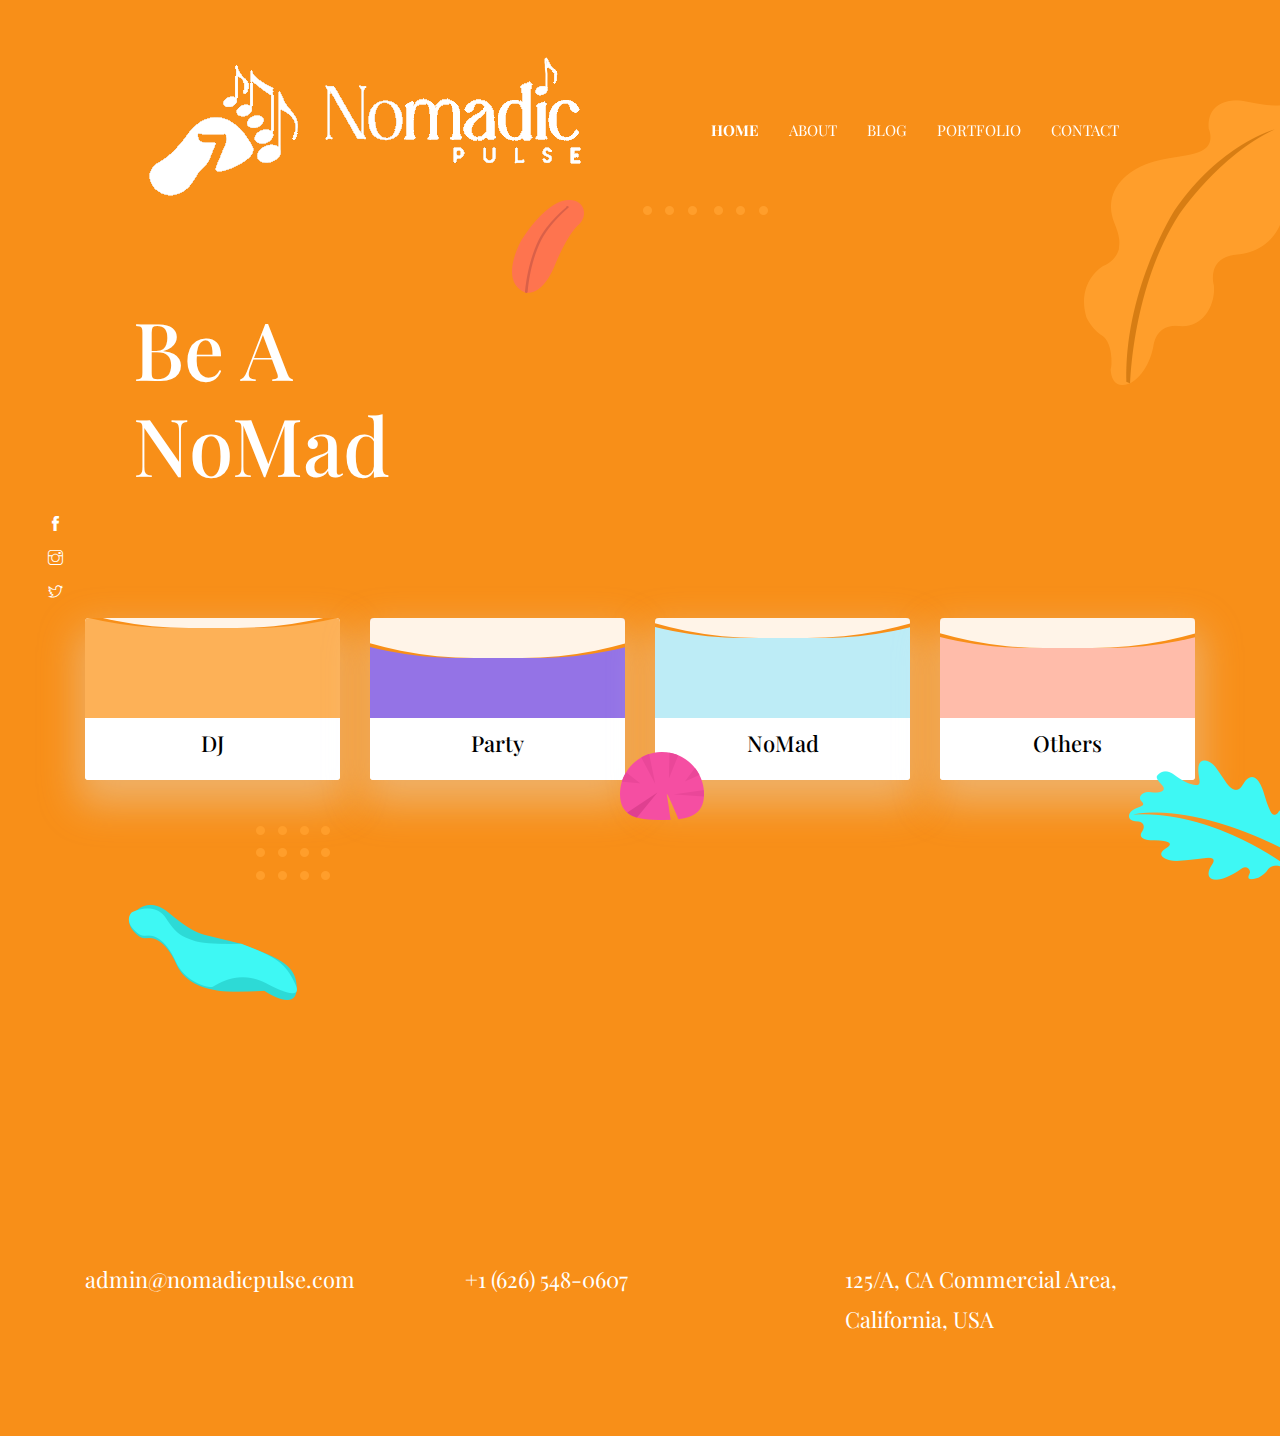
<file: index.html>
<!DOCTYPE html>

<!--
 // WEBSITE: https://themefisher.com
 // TWITTER: https://twitter.com/themefisher
 // FACEBOOK: https://www.facebook.com/themefisher
 // GITHUB: https://github.com/themefisher/
-->

<html lang="en">
<head>

  <!-- Basic Page Needs
  ================================================== -->
  <meta charset="utf-8">
  <title>NomadicPulse</title>

  <!-- Mobile Specific Metas
  ================================================== -->
  <meta http-equiv="X-UA-Compatible" content="IE=edge">
  <meta name="description" content="NomadicPulse">
  <meta name="viewport" content="width=device-width, initial-scale=1.0, maximum-scale=5.0">
  <meta name="author" content="Themefisher">
  <meta name="generator" content="Themefisher Kross Template v1.0">
  <!-- Favicon -->
  <link rel="shortcut icon" type="image/x-icon" href="images/favicon.png" />
  
  <!-- ** Plugins Needed for the Project ** -->
  <!-- Bootstrap -->
  <link rel="stylesheet" href="plugins/bootstrap/bootstrap.min.css">
  <!-- slick slider -->
  <link rel="stylesheet" href="plugins/slick/slick.css">
  <!-- themefy-icon -->
  <link rel="stylesheet" href="plugins/themify-icons/themify-icons.css">

  <!-- Main Stylesheet -->
  <link href="css/style.css" rel="stylesheet">

</head>
<body>
  

<header class="navigation fixed-top">
  <nav class="navbar navbar-expand-lg navbar-dark">
    <a class="navbar-brand font-tertiary h3" href="index.html"><img src="images/logo.png" alt="Myself"></a>
    <button class="navbar-toggler" type="button" data-toggle="collapse" data-target="#navigation"
      aria-controls="navigation" aria-expanded="false" aria-label="Toggle navigation">
      <span class="navbar-toggler-icon"></span>
    </button>

    <div class="collapse navbar-collapse text-center" id="navigation">
      <ul class="navbar-nav ml-auto">
        <li class="nav-item active">
          <a class="nav-link" href="index.html">Home</a>
        </li>
        <li class="nav-item">
          <a class="nav-link" href="about.html">about</a>
        </li>
        <li class="nav-item">
          <a class="nav-link" href="blog.html">Blog</a>
        </li>
        <li class="nav-item">
          <a class="nav-link" href="portfolio.html">Portfolio</a>
        </li>
        <li class="nav-item">
          <a class="nav-link" href="contact.html">Contact</a>
        </li>
      </ul>
    </div>
  </nav>
</header>

<!-- hero area -->
<section class="hero-area bg-primary" id="parallax">
  <div class="container">
    <div class="row">
      <div class="col-lg-11 mx-auto">
        <h1 class="text-white font-tertiary">Be A <br> NoMad</h1>
      </div>
    </div>
  </div>

  <div class="layer" id="l2">
    <img src="images/illustrations/dots-cyan.png" alt="bg-shape">
  </div>
  <div class="layer" id="l3">
    <img src="images/illustrations/leaf-orange.png" alt="bg-shape">
  </div>
  <div class="layer" id="l4">
    <img src="images/illustrations/dots-orange.png" alt="bg-shape">
  </div>
  <div class="layer" id="l5">
    <img src="images/illustrations/leaf-yellow.png" alt="bg-shape">
  </div>
  <div class="layer" id="l6">
    <img src="images/illustrations/leaf-cyan.png" alt="bg-shape">
  </div>
  <div class="layer" id="l7">
    <img src="images/illustrations/dots-group-orange.png" alt="bg-shape">
  </div>
  <div class="layer" id="l8">
    <img src="images/illustrations/leaf-pink-round.png" alt="bg-shape">
  </div>
  <div class="layer" id="l9">
    <img src="images/illustrations/leaf-cyan-2.png" alt="bg-shape">
  </div>

  
  <!-- social icon -->
  <ul class="list-unstyled ml-5 mt-3 position-relative zindex-1">
    <li class="mb-3"><a class="text-white" href="https://www.facebook.com/nomadicpulse" target="_blank"><i class="ti-facebook"></i></a></li>
    <li class="mb-3"><a class="text-white" href="https://www.instagram.com/nomadicpulse/?igshid=YmMyMTA2M2Y%3D" target="_blank"><i class="ti-instagram"></i></a></li>
    <li class="mb-3"><a class="text-white" href="https://twitter.com/nomadicpulse?s=11&t=KgHfGPbfUb1BLWRko282Hg" target="_blank"><i class="ti-twitter"></i></a></li>
  </ul>

  <div class="container">
    <div class="row">
      <div class="col-lg-3 col-sm-6 mb-4 mb-lg-0">
        <div class="card shadow text-center">
          <div class="position-relative rounded-top progress-wrapper" data-color="#fdb157">
            <div class="wave" data-progress="90%"></div>
          </div>
          <div class="card-footer bg-white">
            <h4 class="card-title">DJ</h4>
          </div>
        </div>
      </div>
      <div class="col-lg-3 col-sm-6 mb-4 mb-lg-0">
        <div class="card shadow text-center">
          <div class="position-relative rounded-top progress-wrapper" data-color="#9473e6">
            <div class="wave" data-progress="60%"></div>
          </div>
          <div class="card-footer bg-white">
            <h4 class="card-title">Party</h4>
          </div>
        </div>
      </div>
      <div class="col-lg-3 col-sm-6 mb-4 mb-lg-0">
        <div class="card shadow text-center">
          <div class="position-relative rounded-top progress-wrapper" data-color="#bdecf6">
            <div class="wave" data-progress="80%"></div>
          </div>
          <div class="card-footer bg-white">
            <h4 class="card-title">NoMad</h4>
          </div>
        </div>
      </div>
      <div class="col-lg-3 col-sm-6 mb-4 mb-lg-0">
        <div class="card shadow text-center">
          <div class="position-relative rounded-top progress-wrapper" data-color="#ffbcaa">
            <div class="wave" data-progress="70%"></div>
          </div>
          <div class="card-footer bg-white">
            <h4 class="card-title">Others</h4>
          </div>
        </div>
      </div>
    </div>
  </div>

  <!-- /social icon -->
</section>
<!-- /hero area -->




<!-- contact -->
<!--
<section class="section section-on-footer" data-background="images/backgrounds/bg-dots.png">
  <div class="container">
    <div class="row">
      <div class="col-12 text-center">
        <h2 class="section-title">Contact Info</h2>
      </div>
      <div class="col-lg-8 mx-auto">
        <div class="bg-white rounded text-center p-5 shadow-down">
          <h4 class="mb-80">Contact Form</h4>
          <form action="#" class="row">
            <div class="col-md-6">
              <input type="text" id="name" name="name" placeholder="Full Name" class="form-control px-0 mb-4" required>
            </div>
            <div class="col-md-6">
              <input type="email" id="email" name="email" placeholder="Email Address" class="form-control px-0 mb-4" required>
            </div>
            <div class="col-12">
              <textarea name="message" id="message" class="form-control px-0 mb-4"
                placeholder="Type Message Here" required></textarea>
            </div>
            <div class="col-lg-6 col-10 mx-auto">
              <button class="btn btn-primary w-100">send</button>
            </div>
          </form>
        </div>
      </div>
    </div>
  </div>
</section>  -->
<!-- /contact -->

<!-- footer -->
<footer class="bg-dark footer-section">
  <div class="section">
    <div class="container">
      <div class="row">
        <div class="col-md-4">
         <!-- <h5 class="text-light">Email</h5>-->
          <p class="text-white paragraph-lg font-secondary">admin@nomadicpulse.com</p>
        </div>
        <div class="col-md-4">
          <!--<h5 class="text-light">Phone</h5>-->
          <p class="text-white paragraph-lg font-secondary">+1 (626) 548-0607</p>
        </div>
        <div class="col-md-4">
         <!-- <h5 class="text-light">Address</h5>-->
          <p class="text-white paragraph-lg font-secondary">125/A, CA Commercial Area, California, USA</p>
        </div>
      </div>
    </div>
  </div>

</footer>
<!-- /footer -->

<!-- jQuery -->
<script src="plugins/jQuery/jquery.min.js"></script>
<!-- Bootstrap JS -->
<script src="plugins/bootstrap/bootstrap.min.js"></script>
<!-- slick slider -->
<script src="plugins/slick/slick.min.js"></script>
<!-- filter -->
<script src="plugins/shuffle/shuffle.min.js"></script>

<!-- Main Script -->
<script src="js/script.js"></script>

</body>
</html>
</file>
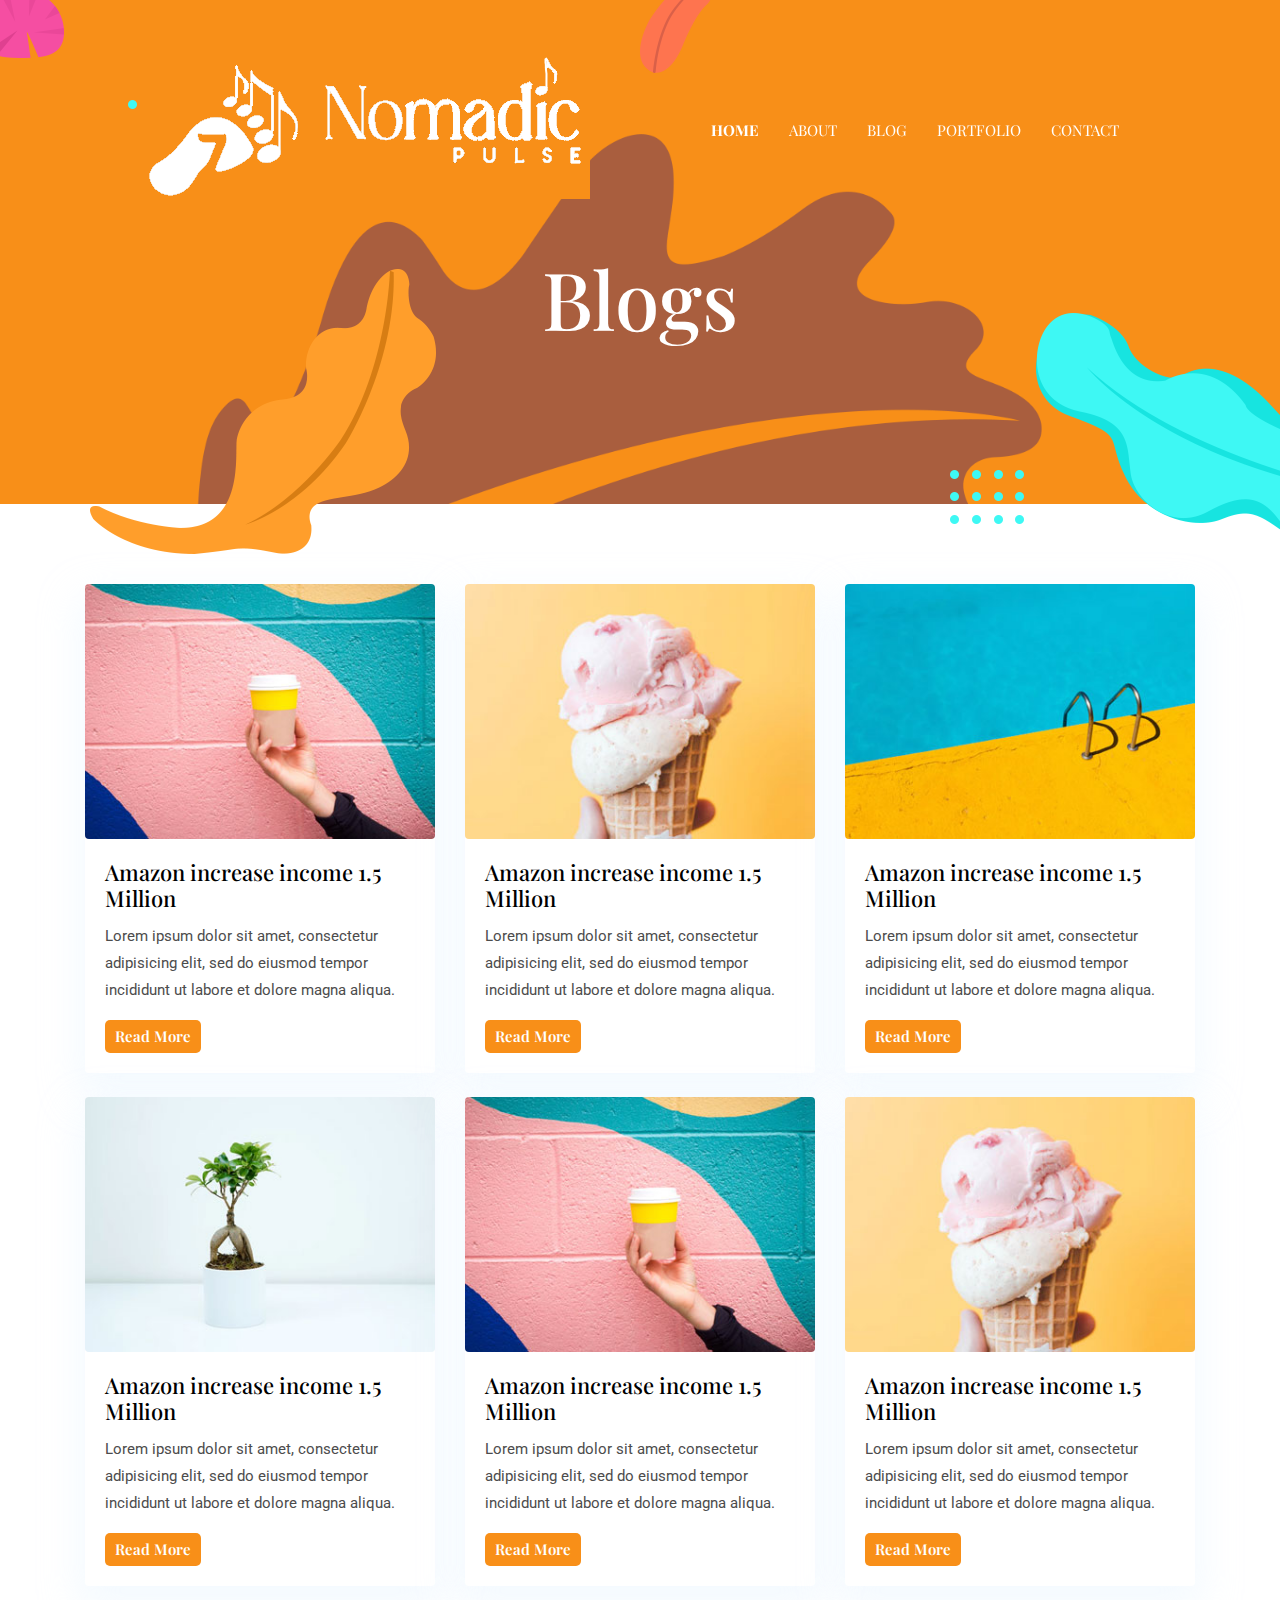
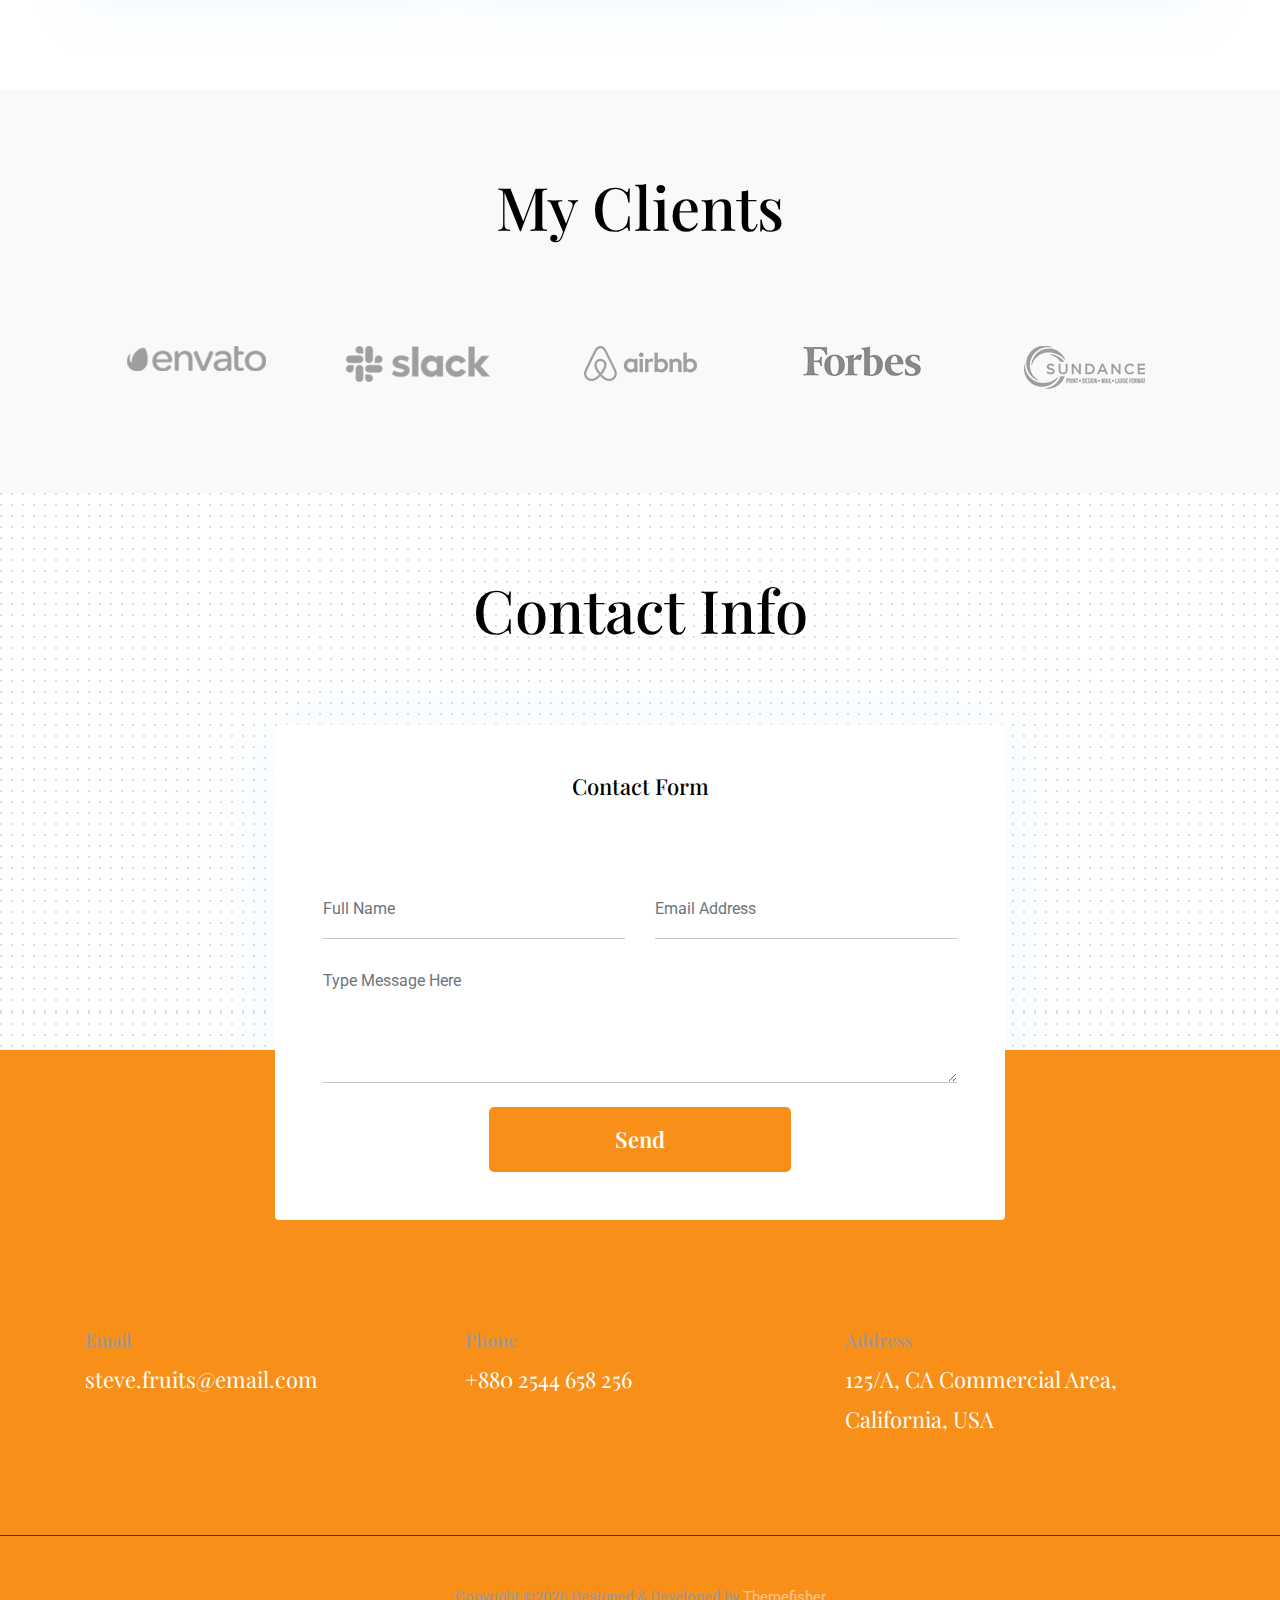
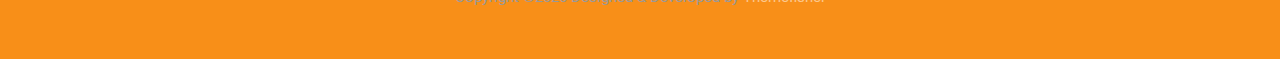
<file: blog.html>
<!DOCTYPE html>

<!--
 // WEBSITE: https://themefisher.com
 // TWITTER: https://twitter.com/themefisher
 // FACEBOOK: https://www.facebook.com/themefisher
 // GITHUB: https://github.com/themefisher/
-->

<html lang="en">
<head>

  <!-- Basic Page Needs
  ================================================== -->
  <meta charset="utf-8">
  <title>Kross - Creative Portfolio Template</title>

  <!-- Mobile Specific Metas
  ================================================== -->
  <meta http-equiv="X-UA-Compatible" content="IE=edge">
  <meta name="description" content="Creative Portfolio Template">
  <meta name="viewport" content="width=device-width, initial-scale=1.0, maximum-scale=5.0">
  <meta name="author" content="Themefisher">
  <meta name="generator" content="Themefisher Kross Template v1.0">
  <!-- Favicon -->
  <link rel="shortcut icon" type="image/x-icon" href="images/favicon.png" />
  
  <!-- ** Plugins Needed for the Project ** -->
  <!-- Bootstrap -->
  <link rel="stylesheet" href="plugins/bootstrap/bootstrap.min.css">
  <!-- slick slider -->
  <link rel="stylesheet" href="plugins/slick/slick.css">
  <!-- themefy-icon -->
  <link rel="stylesheet" href="plugins/themify-icons/themify-icons.css">

  <!-- Main Stylesheet -->
  <link href="css/style.css" rel="stylesheet">

</head>
<body>
  

<header class="navigation fixed-top">
  <nav class="navbar navbar-expand-lg navbar-dark">
    <a class="navbar-brand font-tertiary h3" href="index.html"><img src="images/logo.png" alt="Myself"></a>
    <button class="navbar-toggler" type="button" data-toggle="collapse" data-target="#navigation"
      aria-controls="navigation" aria-expanded="false" aria-label="Toggle navigation">
      <span class="navbar-toggler-icon"></span>
    </button>

    <div class="collapse navbar-collapse text-center" id="navigation">
      <ul class="navbar-nav ml-auto">
        <li class="nav-item active">
          <a class="nav-link" href="index.html">Home</a>
        </li>
        <li class="nav-item">
          <a class="nav-link" href="about.html">about</a>
        </li>
        <li class="nav-item">
          <a class="nav-link" href="blog.html">Blog</a>
        </li>
        <li class="nav-item">
          <a class="nav-link" href="portfolio.html">Portfolio</a>
        </li>
        <li class="nav-item">
          <a class="nav-link" href="contact.html">Contact</a>
        </li>
      </ul>
    </div>
  </nav>
</header>

<!-- page title -->
<section class="page-title bg-primary position-relative">
  <div class="container">
    <div class="row">
      <div class="col-12 text-center">
        <h1 class="text-white font-tertiary">Blogs</h1>
      </div>
    </div>
  </div>
  <!-- background shapes -->
  <img src="images/illustrations/page-title.png" alt="illustrations" class="bg-shape-1 w-100">
  <img src="images/illustrations/leaf-pink-round.png" alt="illustrations" class="bg-shape-2">
  <img src="images/illustrations/dots-cyan.png" alt="illustrations" class="bg-shape-3">
  <img src="images/illustrations/leaf-orange.png" alt="illustrations" class="bg-shape-4">
  <img src="images/illustrations/leaf-yellow.png" alt="illustrations" class="bg-shape-5">
  <img src="images/illustrations/dots-group-cyan.png" alt="illustrations" class="bg-shape-6">
  <img src="images/illustrations/leaf-cyan-lg.png" alt="illustrations" class="bg-shape-7">
</section>
<!-- /page title -->

<!-- blog -->
<section class="section">
  <div class="container">
    <div class="row">
        <div class="col-lg-4 col-sm-6 mb-4">
          <article class="card shadow">
            <img class="rounded card-img-top" src="images/blog/post-5.jpg" alt="post-thumb">
            <div class="card-body">
              <h4 class="card-title"><a class="text-dark" href="blog-single.html">Amazon increase income 1.5 Million</a>
              </h4>
              <p class="cars-text">Lorem ipsum dolor sit amet, consectetur adipisicing elit, sed do eiusmod tempor
                incididunt ut labore et
                dolore magna aliqua.</p>
              <a href="blog-single.html" class="btn btn-xs btn-primary">Read More</a>
            </div>
          </article>
        </div>
      <div class="col-lg-4 col-sm-6 mb-4">
        <article class="card shadow">
          <img class="rounded card-img-top" src="images/blog/post-2.jpg" alt="post-thumb">
          <div class="card-body">
            <h4 class="card-title"><a class="text-dark" href="blog-single.html">Amazon increase income 1.5 Million</a>
            </h4>
            <p class="cars-text">Lorem ipsum dolor sit amet, consectetur adipisicing elit, sed do eiusmod tempor
              incididunt ut labore et
              dolore magna aliqua.</p>
            <a href="blog-single.html" class="btn btn-xs btn-primary">Read More</a>
          </div>
        </article>
      </div>
      <div class="col-lg-4 col-sm-6 mb-4">
        <article class="card shadow">
          <img class="rounded card-img-top" src="images/blog/post-3.jpg" alt="post-thumb">
          <div class="card-body">
            <h4 class="card-title"><a class="text-dark" href="blog-single.html">Amazon increase income 1.5 Million</a>
            </h4>
            <p class="cars-text">Lorem ipsum dolor sit amet, consectetur adipisicing elit, sed do eiusmod tempor
              incididunt ut labore et
              dolore magna aliqua.</p>
            <a href="blog-single.html" class="btn btn-xs btn-primary">Read More</a>
          </div>
        </article>
      </div>
      <div class="col-lg-4 col-sm-6 mb-4">
        <article class="card shadow">
          <img class="rounded card-img-top" src="images/blog/post-4.jpg" alt="post-thumb">
          <div class="card-body">
            <h4 class="card-title"><a class="text-dark" href="blog-single.html">Amazon increase income 1.5 Million</a>
            </h4>
            <p class="cars-text">Lorem ipsum dolor sit amet, consectetur adipisicing elit, sed do eiusmod tempor
              incididunt ut labore et
              dolore magna aliqua.</p>
            <a href="blog-single.html" class="btn btn-xs btn-primary">Read More</a>
          </div>
        </article>
      </div>
      <div class="col-lg-4 col-sm-6 mb-4">
        <article class="card shadow">
          <img class="rounded card-img-top" src="images/blog/post-5.jpg" alt="post-thumb">
          <div class="card-body">
            <h4 class="card-title"><a class="text-dark" href="blog-single.html">Amazon increase income 1.5 Million</a>
            </h4>
            <p class="cars-text">Lorem ipsum dolor sit amet, consectetur adipisicing elit, sed do eiusmod tempor
              incididunt ut labore et
              dolore magna aliqua.</p>
            <a href="blog-single.html" class="btn btn-xs btn-primary">Read More</a>
          </div>
        </article>
      </div>
      <div class="col-lg-4 col-sm-6 mb-4">
        <article class="card shadow">
          <img class="rounded card-img-top" src="images/blog/post-2.jpg" alt="post-thumb">
          <div class="card-body">
            <h4 class="card-title"><a class="text-dark" href="blog-single.html">Amazon increase income 1.5 Million</a>
            </h4>
            <p class="cars-text">Lorem ipsum dolor sit amet, consectetur adipisicing elit, sed do eiusmod tempor
              incididunt ut labore et
              dolore magna aliqua.</p>
            <a href="blog-single.html" class="btn btn-xs btn-primary">Read More</a>
          </div>
        </article>
      </div>
    </div>
  </div>
</section>
<!-- /blog -->

<!-- clients -->
<section class="section bg-light">
  <div class="container">
    <div class="row">
      <div class="col-12 text-center">
        <h2 class="section-title">My Clients</h2>
      </div>
    </div>
    <div class="row">
      <div class="col-12">
        <div class="client-logo-slider d-flex align-items-center">
          <a href="contact.html" class="text-center d-block outline-0 p-4"><img class="d-unset img-fluid"
              src="images/clients-logo/client-logo-1.png" alt="client-logo"></a>
          <a href="contact.html" class="text-center d-block outline-0 p-4"><img class="d-unset img-fluid"
              src="images/clients-logo/client-logo-2.png" alt="client-logo"></a>
          <a href="contact.html" class="text-center d-block outline-0 p-4"><img class="d-unset img-fluid"
              src="images/clients-logo/client-logo-3.png" alt="client-logo"></a>
          <a href="contact.html" class="text-center d-block outline-0 p-4"><img class="d-unset img-fluid"
              src="images/clients-logo/client-logo-4.png" alt="client-logo"></a>
          <a href="contact.html" class="text-center d-block outline-0 p-4"><img class="d-unset img-fluid"
              src="images/clients-logo/client-logo-5.png" alt="client-logo"></a>
          <a href="contact.html" class="text-center d-block outline-0 p-4"><img class="d-unset img-fluid"
              src="images/clients-logo/client-logo-1.png" alt="client-logo"></a>
          <a href="contact.html" class="text-center d-block outline-0 p-4"><img class="d-unset img-fluid"
              src="images/clients-logo/client-logo-2.png" alt="client-logo"></a>
          <a href="contact.html" class="text-center d-block outline-0 p-4"><img class="d-unset img-fluid"
              src="images/clients-logo/client-logo-3.png" alt="client-logo"></a>
          <a href="contact.html" class="text-center d-block outline-0 p-4"><img class="d-unset img-fluid"
              src="images/clients-logo/client-logo-4.png" alt="client-logo"></a>
          <a href="contact.html" class="text-center d-block outline-0 p-4"><img class="d-unset img-fluid"
              src="images/clients-logo/client-logo-5.png" alt="client-logo"></a>
        </div>
      </div>
    </div>
  </div>
</section>
<!-- /clients -->

<!-- contact -->
<section class="section section-on-footer" data-background="images/backgrounds/bg-dots.png">
  <div class="container">
    <div class="row">
      <div class="col-12 text-center">
        <h2 class="section-title">Contact Info</h2>
      </div>
      <div class="col-lg-8 mx-auto">
        <div class="bg-white rounded text-center p-5 shadow-down">
          <h4 class="mb-80">Contact Form</h4>
          <form action="#" class="row">
            <div class="col-md-6">
              <input type="text" id="name" name="name" placeholder="Full Name" class="form-control px-0 mb-4" required>
            </div>
            <div class="col-md-6">
              <input type="email" id="email" name="email" placeholder="Email Address" class="form-control px-0 mb-4" required>
            </div>
            <div class="col-12">
              <textarea name="message" id="message" class="form-control px-0 mb-4"
                placeholder="Type Message Here" required></textarea>
            </div>
            <div class="col-lg-6 col-10 mx-auto">
              <button class="btn btn-primary w-100">send</button>
            </div>
          </form>
        </div>
      </div>
    </div>
  </div>
</section>
<!-- /contact -->

<!-- footer -->
<footer class="bg-dark footer-section">
  <div class="section">
    <div class="container">
      <div class="row">
        <div class="col-md-4">
          <h5 class="text-light">Email</h5>
          <p class="text-white paragraph-lg font-secondary">steve.fruits@email.com</p>
        </div>
        <div class="col-md-4">
          <h5 class="text-light">Phone</h5>
          <p class="text-white paragraph-lg font-secondary">+880 2544 658 256</p>
        </div>
        <div class="col-md-4">
          <h5 class="text-light">Address</h5>
          <p class="text-white paragraph-lg font-secondary">125/A, CA Commercial Area, California, USA</p>
        </div>
      </div>
    </div>
  </div>
  <div class="border-top text-center border-dark py-5">
    <p class="mb-0 text-light">Copyright &copy;<script>
        var CurrentYear = new Date().getFullYear()
        document.write(CurrentYear)
      </script> Designed &amp; Developed by <a class="text-white-50" href="Themefisher">Themefisher</a></p>
  </div>
</footer>
<!-- /footer -->

<!-- jQuery -->
<script src="plugins/jQuery/jquery.min.js"></script>
<!-- Bootstrap JS -->
<script src="plugins/bootstrap/bootstrap.min.js"></script>
<!-- slick slider -->
<script src="plugins/slick/slick.min.js"></script>
<!-- filter -->
<script src="plugins/shuffle/shuffle.min.js"></script>

<!-- Main Script -->
<script src="js/script.js"></script>

</body>
</html>
</file>
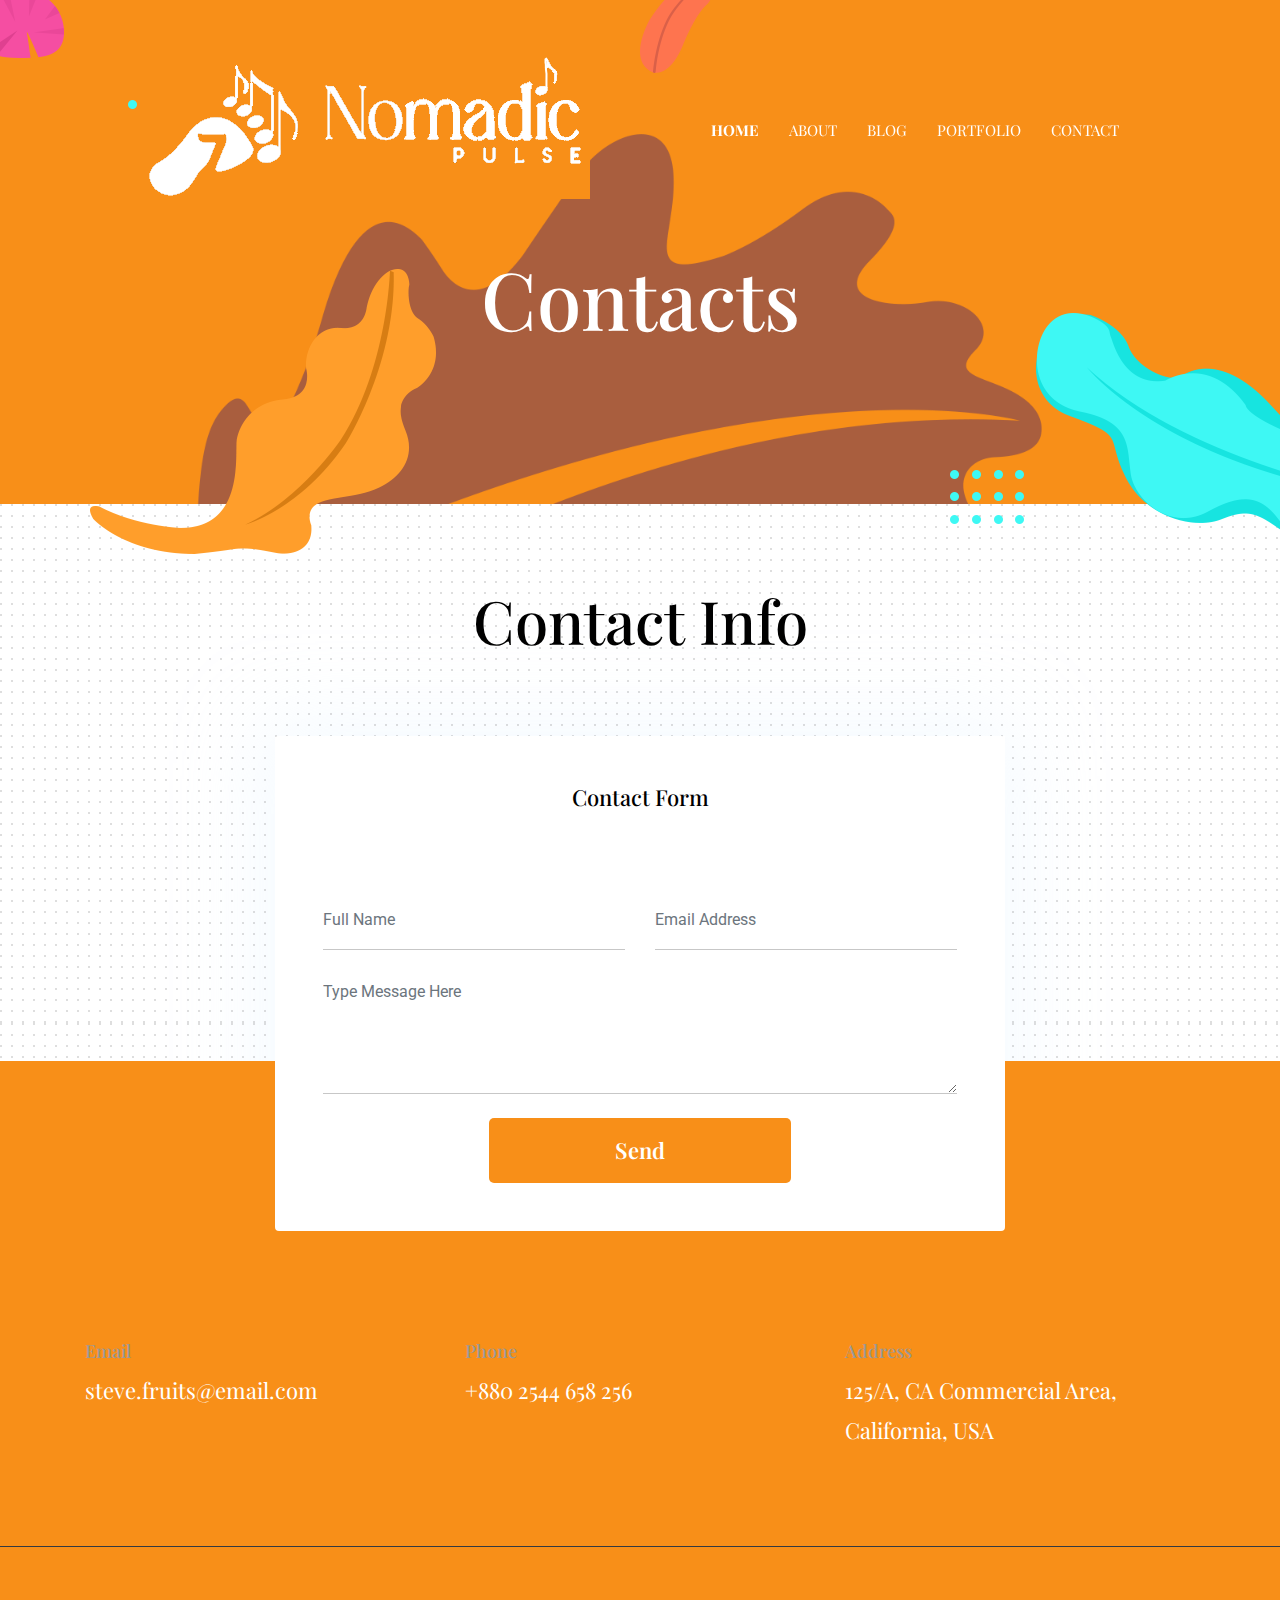
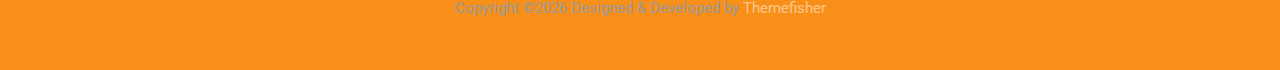
<file: contact.html>
<!DOCTYPE html>

<!--
 // WEBSITE: https://themefisher.com
 // TWITTER: https://twitter.com/themefisher
 // FACEBOOK: https://www.facebook.com/themefisher
 // GITHUB: https://github.com/themefisher/
-->

<html lang="en">
<head>

  <!-- Basic Page Needs
  ================================================== -->
  <meta charset="utf-8">
  <title>Kross - Creative Portfolio Template</title>

  <!-- Mobile Specific Metas
  ================================================== -->
  <meta http-equiv="X-UA-Compatible" content="IE=edge">
  <meta name="description" content="Creative Portfolio Template">
  <meta name="viewport" content="width=device-width, initial-scale=1.0, maximum-scale=5.0">
  <meta name="author" content="Themefisher">
  <meta name="generator" content="Themefisher Kross Template v1.0">
  <!-- Favicon -->
  <link rel="shortcut icon" type="image/x-icon" href="images/favicon.png" />
  
  <!-- ** Plugins Needed for the Project ** -->
  <!-- Bootstrap -->
  <link rel="stylesheet" href="plugins/bootstrap/bootstrap.min.css">
  <!-- slick slider -->
  <link rel="stylesheet" href="plugins/slick/slick.css">
  <!-- themefy-icon -->
  <link rel="stylesheet" href="plugins/themify-icons/themify-icons.css">

  <!-- Main Stylesheet -->
  <link href="css/style.css" rel="stylesheet">

</head>
<body>
  

<header class="navigation fixed-top">
  <nav class="navbar navbar-expand-lg navbar-dark">
    <a class="navbar-brand font-tertiary h3" href="index.html"><img src="images/logo.png" alt="Myself"></a>
    <button class="navbar-toggler" type="button" data-toggle="collapse" data-target="#navigation"
      aria-controls="navigation" aria-expanded="false" aria-label="Toggle navigation">
      <span class="navbar-toggler-icon"></span>
    </button>

    <div class="collapse navbar-collapse text-center" id="navigation">
      <ul class="navbar-nav ml-auto">
        <li class="nav-item active">
          <a class="nav-link" href="index.html">Home</a>
        </li>
        <li class="nav-item">
          <a class="nav-link" href="about.html">about</a>
        </li>
        <li class="nav-item">
          <a class="nav-link" href="blog.html">Blog</a>
        </li>
        <li class="nav-item">
          <a class="nav-link" href="portfolio.html">Portfolio</a>
        </li>
        <li class="nav-item">
          <a class="nav-link" href="contact.html">Contact</a>
        </li>
      </ul>
    </div>
  </nav>
</header>

<!-- page title -->
<section class="page-title bg-primary position-relative">
  <div class="container">
    <div class="row">
      <div class="col-12 text-center">
        <h1 class="text-white font-tertiary">Contacts</h1>
      </div>
    </div>
  </div>
  <!-- background shapes -->
  <img src="images/illustrations/page-title.png" alt="illustrations" class="bg-shape-1 w-100">
  <img src="images/illustrations/leaf-pink-round.png" alt="illustrations" class="bg-shape-2">
  <img src="images/illustrations/dots-cyan.png" alt="illustrations" class="bg-shape-3">
  <img src="images/illustrations/leaf-orange.png" alt="illustrations" class="bg-shape-4">
  <img src="images/illustrations/leaf-yellow.png" alt="illustrations" class="bg-shape-5">
  <img src="images/illustrations/dots-group-cyan.png" alt="illustrations" class="bg-shape-6">
  <img src="images/illustrations/leaf-cyan-lg.png" alt="illustrations" class="bg-shape-7">
</section>
<!-- /page title -->

<!-- contact -->
<section class="section section-on-footer" data-background="images/backgrounds/bg-dots.png">
  <div class="container">
    <div class="row">
      <div class="col-12 text-center">
        <h2 class="section-title">Contact Info</h2>
      </div>
      <div class="col-lg-8 mx-auto">
        <div class="bg-white rounded text-center p-5 shadow-down">
          <h4 class="mb-80">Contact Form</h4>
          <form action="#" class="row">
            <div class="col-md-6">
              <input type="text" id="name" name="name" placeholder="Full Name" class="form-control px-0 mb-4" required>
            </div>
            <div class="col-md-6">
              <input type="email" id="email" name="email" placeholder="Email Address" class="form-control px-0 mb-4" required>
            </div>
            <div class="col-12">
              <textarea name="message" id="message" class="form-control px-0 mb-4"
                placeholder="Type Message Here" required></textarea>
            </div>
            <div class="col-lg-6 col-10 mx-auto">
              <button class="btn btn-primary w-100">send</button>
            </div>
          </form>
        </div>
      </div>
    </div>
  </div>
</section>
<!-- /contact -->

<!-- footer -->
<footer class="bg-dark footer-section">
  <div class="section">
    <div class="container">
      <div class="row">
        <div class="col-md-4">
          <h5 class="text-light">Email</h5>
          <p class="text-white paragraph-lg font-secondary">steve.fruits@email.com</p>
        </div>
        <div class="col-md-4">
          <h5 class="text-light">Phone</h5>
          <p class="text-white paragraph-lg font-secondary">+880 2544 658 256</p>
        </div>
        <div class="col-md-4">
          <h5 class="text-light">Address</h5>
          <p class="text-white paragraph-lg font-secondary">125/A, CA Commercial Area, California, USA</p>
        </div>
      </div>
    </div>
  </div>
  <div class="border-top text-center border-dark py-5">
    <p class="mb-0 text-light">Copyright &copy;<script>
        var CurrentYear = new Date().getFullYear()
        document.write(CurrentYear)
      </script> Designed &amp; Developed by <a class="text-white-50" href="Themefisher">Themefisher</a></p>
  </div>
</footer>
<!-- /footer -->

<!-- jQuery -->
<script src="plugins/jQuery/jquery.min.js"></script>
<!-- Bootstrap JS -->
<script src="plugins/bootstrap/bootstrap.min.js"></script>
<!-- slick slider -->
<script src="plugins/slick/slick.min.js"></script>
<!-- filter -->
<script src="plugins/shuffle/shuffle.min.js"></script>

<!-- Main Script -->
<script src="js/script.js"></script>

</body>
</html>
</file>
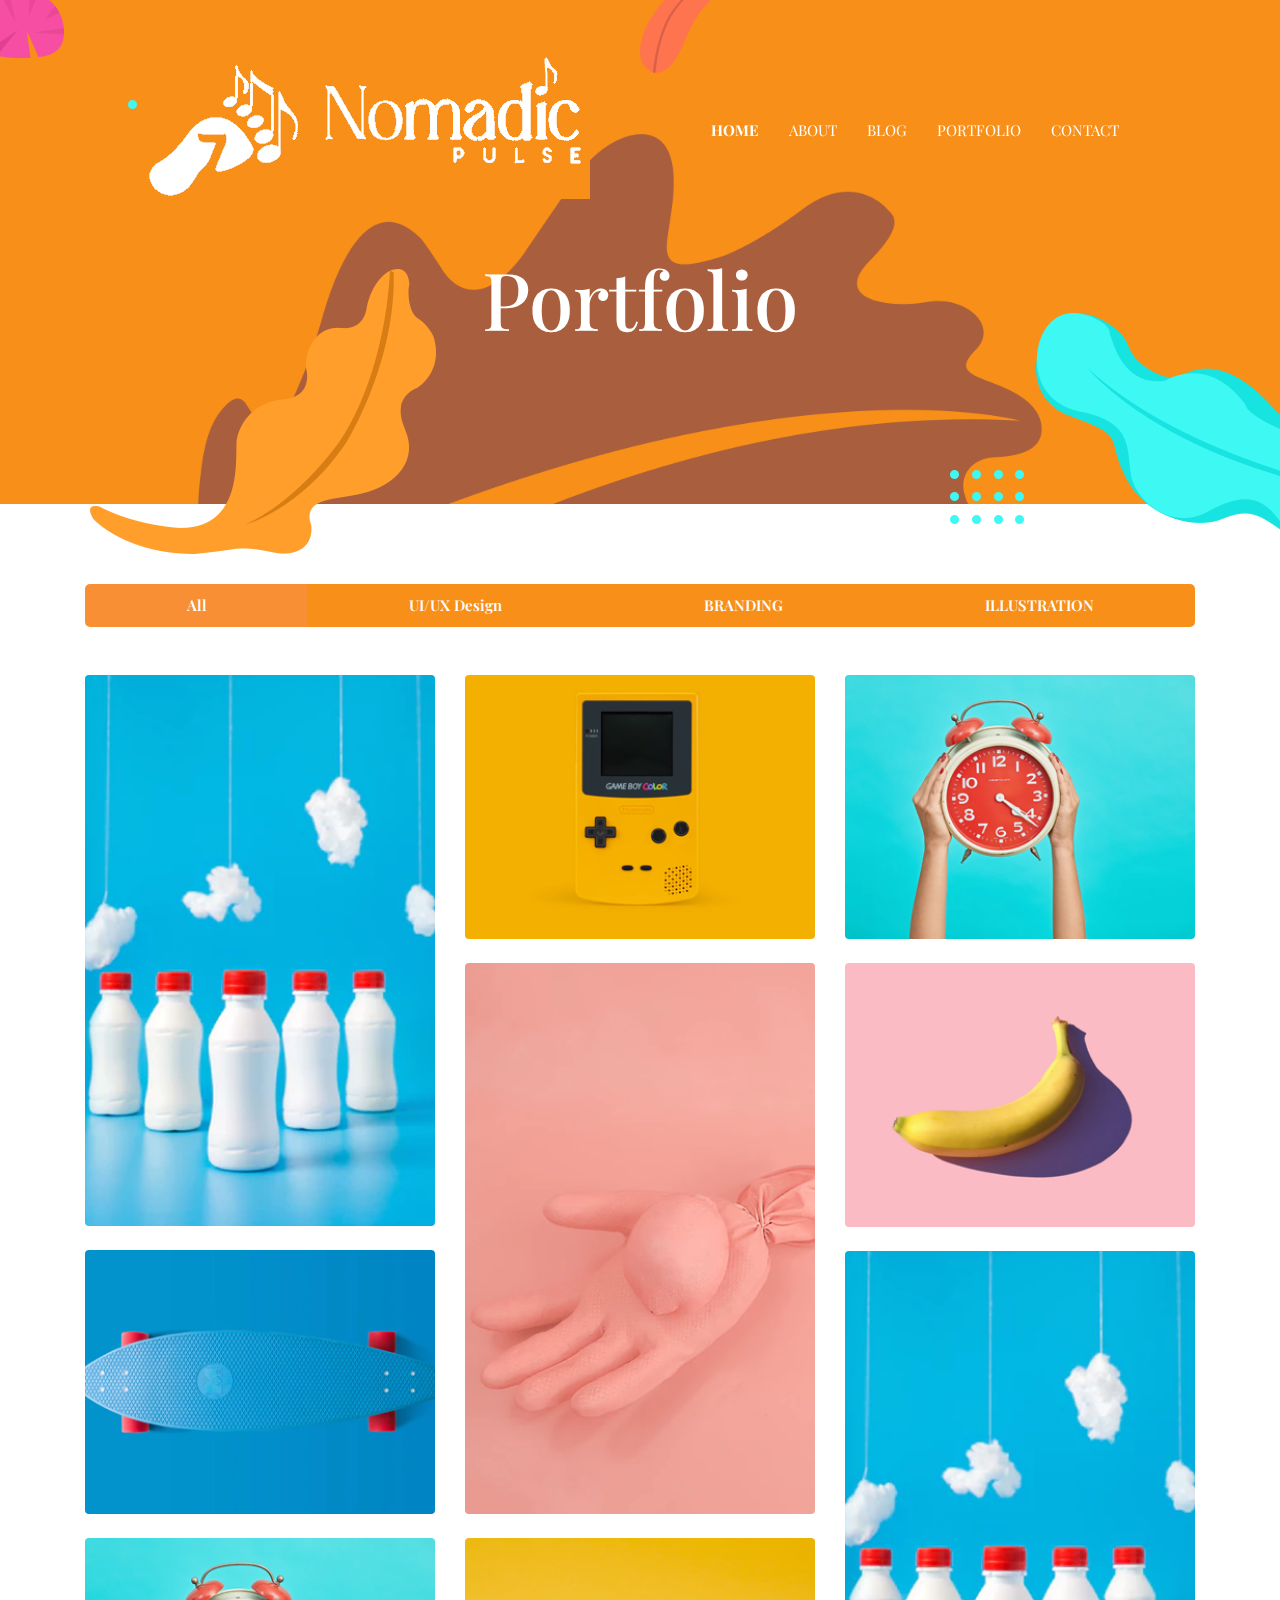
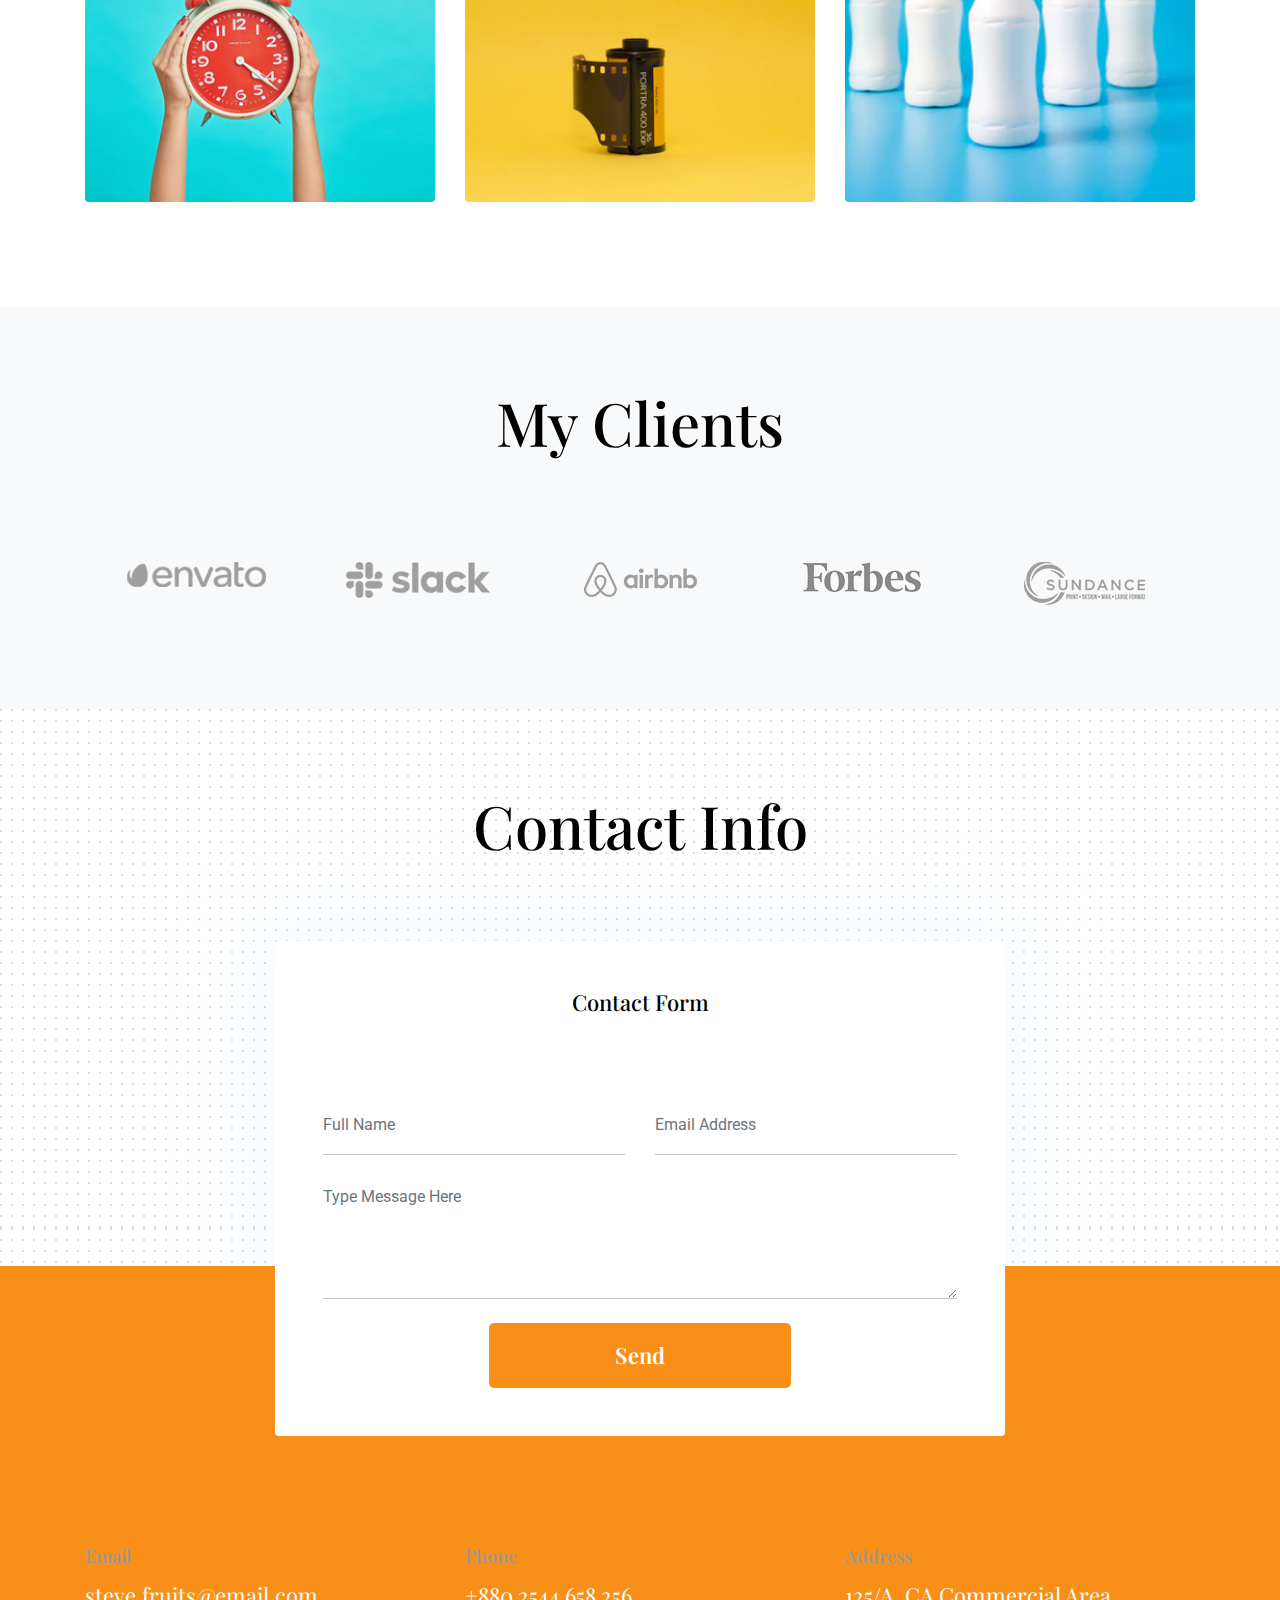
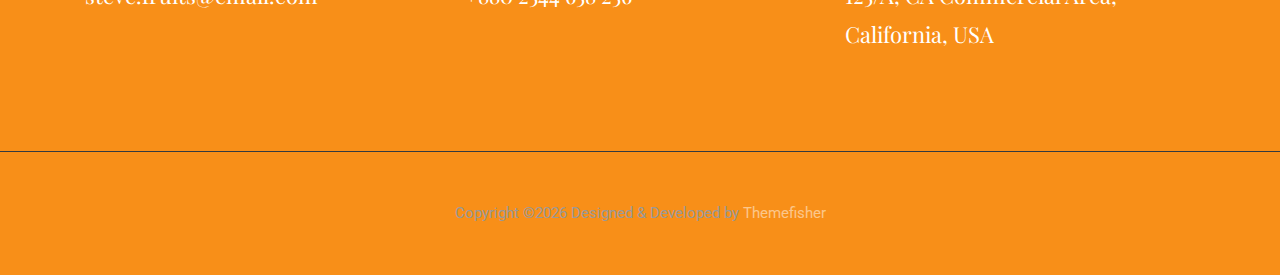
<file: portfolio.html>
<!DOCTYPE html>

<!--
 // WEBSITE: https://themefisher.com
 // TWITTER: https://twitter.com/themefisher
 // FACEBOOK: https://www.facebook.com/themefisher
 // GITHUB: https://github.com/themefisher/
-->

<html lang="en">
<head>

  <!-- Basic Page Needs
  ================================================== -->
  <meta charset="utf-8">
  <title>Kross - Creative Portfolio Template</title>

  <!-- Mobile Specific Metas
  ================================================== -->
  <meta http-equiv="X-UA-Compatible" content="IE=edge">
  <meta name="description" content="Creative Portfolio Template">
  <meta name="viewport" content="width=device-width, initial-scale=1.0, maximum-scale=5.0">
  <meta name="author" content="Themefisher">
  <meta name="generator" content="Themefisher Kross Template v1.0">
  <!-- Favicon -->
  <link rel="shortcut icon" type="image/x-icon" href="images/favicon.png" />
  
  <!-- ** Plugins Needed for the Project ** -->
  <!-- Bootstrap -->
  <link rel="stylesheet" href="plugins/bootstrap/bootstrap.min.css">
  <!-- slick slider -->
  <link rel="stylesheet" href="plugins/slick/slick.css">
  <!-- themefy-icon -->
  <link rel="stylesheet" href="plugins/themify-icons/themify-icons.css">

  <!-- Main Stylesheet -->
  <link href="css/style.css" rel="stylesheet">

</head>
<body>
  

<header class="navigation fixed-top">
  <nav class="navbar navbar-expand-lg navbar-dark">
    <a class="navbar-brand font-tertiary h3" href="index.html"><img src="images/logo.png" alt="Myself"></a>
    <button class="navbar-toggler" type="button" data-toggle="collapse" data-target="#navigation"
      aria-controls="navigation" aria-expanded="false" aria-label="Toggle navigation">
      <span class="navbar-toggler-icon"></span>
    </button>

    <div class="collapse navbar-collapse text-center" id="navigation">
      <ul class="navbar-nav ml-auto">
        <li class="nav-item active">
          <a class="nav-link" href="index.html">Home</a>
        </li>
        <li class="nav-item">
          <a class="nav-link" href="about.html">about</a>
        </li>
        <li class="nav-item">
          <a class="nav-link" href="blog.html">Blog</a>
        </li>
        <li class="nav-item">
          <a class="nav-link" href="portfolio.html">Portfolio</a>
        </li>
        <li class="nav-item">
          <a class="nav-link" href="contact.html">Contact</a>
        </li>
      </ul>
    </div>
  </nav>
</header>

<!-- page title -->
<section class="page-title bg-primary position-relative">
  <div class="container">
    <div class="row">
      <div class="col-12 text-center">
        <h1 class="text-white font-tertiary">Portfolio</h1>
      </div>
    </div>
  </div>
  <!-- background shapes -->
  <img src="images/illustrations/page-title.png" alt="illustrations" class="bg-shape-1 w-100">
  <img src="images/illustrations/leaf-pink-round.png" alt="illustrations" class="bg-shape-2">
  <img src="images/illustrations/dots-cyan.png" alt="illustrations" class="bg-shape-3">
  <img src="images/illustrations/leaf-orange.png" alt="illustrations" class="bg-shape-4">
  <img src="images/illustrations/leaf-yellow.png" alt="illustrations" class="bg-shape-5">
  <img src="images/illustrations/dots-group-cyan.png" alt="illustrations" class="bg-shape-6">
  <img src="images/illustrations/leaf-cyan-lg.png" alt="illustrations" class="bg-shape-7">
</section>
<!-- /page title -->

<!-- portfolio -->
<section class="section">
  <div class="container">
    <div class="row mb-5">
      <div class="col-12">
        <div class="btn-group btn-group-toggle justify-content-center d-flex" data-toggle="buttons">
          <label class="btn btn-sm btn-primary active">
            <input type="radio" name="shuffle-filter" value="all" checked="checked" />All
          </label>
          <label class="btn btn-sm btn-primary">
            <input type="radio" name="shuffle-filter" value="design" />UI/UX Design
          </label>
          <label class="btn btn-sm btn-primary">
            <input type="radio" name="shuffle-filter" value="branding" />BRANDING
          </label>
          <label class="btn btn-sm btn-primary">
            <input type="radio" name="shuffle-filter" value="illustration" />ILLUSTRATION
          </label>
        </div>
      </div>
    </div>
    <div class="row shuffle-wrapper">
      <div class="col-lg-4 col-6 mb-4 shuffle-item" data-groups="[&quot;design&quot;,&quot;illustration&quot;]">
        <div class="position-relative rounded hover-wrapper">
          <img src="images/portfolio/item-1.png" alt="portfolio-image" class="img-fluid rounded w-100 d-block">
          <div class="hover-overlay">
            <div class="hover-content">
              <a class="btn btn-light btn-sm" href="#!">view project</a>
            </div>
          </div>
        </div>
      </div>
      <div class="col-lg-4 col-6 mb-4 shuffle-item" data-groups="[&quot;branding&quot;]">
        <div class="position-relative rounded hover-wrapper">
          <img src="images/portfolio/item-2.png" alt="portfolio-image" class="img-fluid rounded w-100 d-block">
          <div class="hover-overlay">
            <div class="hover-content">
              <a class="btn btn-light btn-sm" href="#!">view project</a>
            </div>
          </div>
        </div>
      </div>
      <div class="col-lg-4 col-6 mb-4 shuffle-item" data-groups="[&quot;illustration&quot;]">
        <div class="position-relative rounded hover-wrapper">
          <img src="images/portfolio/item-3.png" alt="portfolio-image" class="img-fluid rounded w-100 d-block">
          <div class="hover-overlay">
            <div class="hover-content">
              <a class="btn btn-light btn-sm" href="#!">view project</a>
            </div>
          </div>
        </div>
      </div>
      <div class="col-lg-4 col-6 mb-4 shuffle-item" data-groups="[&quot;design&quot;,&quot;branding&quot;]">
        <div class="position-relative rounded hover-wrapper">
          <img src="images/portfolio/item-6.png" alt="portfolio-image" class="img-fluid rounded w-100 d-block">
          <div class="hover-overlay">
            <div class="hover-content">
              <a class="btn btn-light btn-sm" href="#!">view project</a>
            </div>
          </div>
        </div>
      </div>
      <div class="col-lg-4 col-6 mb-4 shuffle-item" data-groups="[&quot;illustration&quot;]">
        <div class="position-relative rounded hover-wrapper">
          <img src="images/portfolio/item-8.png" alt="portfolio-image" class="img-fluid rounded w-100 d-block">
          <div class="hover-overlay">
            <div class="hover-content">
              <a class="btn btn-light btn-sm" href="#!">view project</a>
            </div>
          </div>
        </div>
      </div>
      <div class="col-lg-4 col-6 mb-4 shuffle-item" data-groups="[&quot;design&quot;]">
        <div class="position-relative rounded hover-wrapper">
          <img src="images/portfolio/item-5.png" alt="portfolio-image" class="img-fluid rounded w-100 d-block">
          <div class="hover-overlay">
            <div class="hover-content">
              <a class="btn btn-light btn-sm" href="#!">view project</a>
            </div>
          </div>
        </div>
      </div>
      <div class="col-lg-4 col-6 mb-4 shuffle-item" data-groups="[&quot;branding&quot;]">
        <div class="position-relative rounded hover-wrapper">
          <img src="images/portfolio/item-1.png" alt="portfolio-image" class="img-fluid rounded w-100 d-block">
          <div class="hover-overlay">
            <div class="hover-content">
              <a class="btn btn-light btn-sm" href="#!">view project</a>
            </div>
          </div>
        </div>
      </div>
      <div class="col-lg-4 col-6 mb-4 shuffle-item" data-groups="[&quot;design&quot;,&quot;illustration&quot;,&quot;branding&quot;]">
        <div class="position-relative rounded hover-wrapper">
          <img src="images/portfolio/item-3.png" alt="portfolio-image" class="img-fluid rounded w-100 d-block">
          <div class="hover-overlay">
            <div class="hover-content">
              <a class="btn btn-light btn-sm" href="#!">view project</a>
            </div>
          </div>
        </div>
      </div>
      <div class="col-lg-4 col-6 mb-4 shuffle-item illustration" data-groups="[&quot;illustration&quot;]">
        <div class="position-relative rounded hover-wrapper">
          <img src="images/portfolio/item-7.png" alt="portfolio-image" class="img-fluid rounded w-100 d-block">
          <div class="hover-overlay">
            <div class="hover-content">
              <a class="btn btn-light btn-sm" href="#!">view project</a>
            </div>
          </div>
        </div>
      </div>
    </div>
  </div>
</section>
<!-- /portfolio -->

<!-- clients -->
<section class="section bg-light">
  <div class="container">
    <div class="row">
      <div class="col-12 text-center">
        <h2 class="section-title">My Clients</h2>
      </div>
    </div>
    <div class="row">
      <div class="col-12">
        <div class="client-logo-slider d-flex align-items-center">
          <a href="contact.html" class="text-center d-block outline-0 p-4"><img class="d-unset img-fluid"
              src="images/clients-logo/client-logo-1.png" alt="client-logo"></a>
          <a href="contact.html" class="text-center d-block outline-0 p-4"><img class="d-unset img-fluid"
              src="images/clients-logo/client-logo-2.png" alt="client-logo"></a>
          <a href="contact.html" class="text-center d-block outline-0 p-4"><img class="d-unset img-fluid"
              src="images/clients-logo/client-logo-3.png" alt="client-logo"></a>
          <a href="contact.html" class="text-center d-block outline-0 p-4"><img class="d-unset img-fluid"
              src="images/clients-logo/client-logo-4.png" alt="client-logo"></a>
          <a href="contact.html" class="text-center d-block outline-0 p-4"><img class="d-unset img-fluid"
              src="images/clients-logo/client-logo-5.png" alt="client-logo"></a>
          <a href="contact.html" class="text-center d-block outline-0 p-4"><img class="d-unset img-fluid"
              src="images/clients-logo/client-logo-1.png" alt="client-logo"></a>
          <a href="contact.html" class="text-center d-block outline-0 p-4"><img class="d-unset img-fluid"
              src="images/clients-logo/client-logo-2.png" alt="client-logo"></a>
          <a href="contact.html" class="text-center d-block outline-0 p-4"><img class="d-unset img-fluid"
              src="images/clients-logo/client-logo-3.png" alt="client-logo"></a>
          <a href="contact.html" class="text-center d-block outline-0 p-4"><img class="d-unset img-fluid"
              src="images/clients-logo/client-logo-4.png" alt="client-logo"></a>
          <a href="contact.html" class="text-center d-block outline-0 p-4"><img class="d-unset img-fluid"
              src="images/clients-logo/client-logo-5.png" alt="client-logo"></a>
        </div>
      </div>
    </div>
  </div>
</section>
<!-- /clients -->

<!-- contact -->
<section class="section section-on-footer" data-background="images/backgrounds/bg-dots.png">
  <div class="container">
    <div class="row">
      <div class="col-12 text-center">
        <h2 class="section-title">Contact Info</h2>
      </div>
      <div class="col-lg-8 mx-auto">
        <div class="bg-white rounded text-center p-5 shadow-down">
          <h4 class="mb-80">Contact Form</h4>
          <form action="#" class="row">
            <div class="col-md-6">
              <input type="text" id="name" name="name" placeholder="Full Name" class="form-control px-0 mb-4" required>
            </div>
            <div class="col-md-6">
              <input type="email" id="email" name="email" placeholder="Email Address" class="form-control px-0 mb-4" required>
            </div>
            <div class="col-12">
              <textarea name="message" id="message" class="form-control px-0 mb-4"
                placeholder="Type Message Here" required></textarea>
            </div>
            <div class="col-lg-6 col-10 mx-auto">
              <button class="btn btn-primary w-100">send</button>
            </div>
          </form>
        </div>
      </div>
    </div>
  </div>
</section>
<!-- /contact -->

<!-- footer -->
<footer class="bg-dark footer-section">
  <div class="section">
    <div class="container">
      <div class="row">
        <div class="col-md-4">
          <h5 class="text-light">Email</h5>
          <p class="text-white paragraph-lg font-secondary">steve.fruits@email.com</p>
        </div>
        <div class="col-md-4">
          <h5 class="text-light">Phone</h5>
          <p class="text-white paragraph-lg font-secondary">+880 2544 658 256</p>
        </div>
        <div class="col-md-4">
          <h5 class="text-light">Address</h5>
          <p class="text-white paragraph-lg font-secondary">125/A, CA Commercial Area, California, USA</p>
        </div>
      </div>
    </div>
  </div>
  <div class="border-top text-center border-dark py-5">
    <p class="mb-0 text-light">Copyright &copy;<script>
        var CurrentYear = new Date().getFullYear()
        document.write(CurrentYear)
      </script> Designed &amp; Developed by <a class="text-white-50" href="Themefisher">Themefisher</a></p>
  </div>
</footer>
<!-- /footer -->

<!-- jQuery -->
<script src="plugins/jQuery/jquery.min.js"></script>
<!-- Bootstrap JS -->
<script src="plugins/bootstrap/bootstrap.min.js"></script>
<!-- slick slider -->
<script src="plugins/slick/slick.min.js"></script>
<!-- filter -->
<script src="plugins/shuffle/shuffle.min.js"></script>

<!-- Main Script -->
<script src="js/script.js"></script>

</body>
</html>
</file>
<file: plugins/themify-icons/themify-icons.css>
@font-face{font-family:themify;src:url(fonts/themify.eot?-fvbane);src:url(fonts/themify.eot?#iefix-fvbane) format('embedded-opentype'),url(fonts/themify.woff?-fvbane) format('woff'),url(fonts/themify.ttf?-fvbane) format('truetype'),url(fonts/themify.svg?-fvbane#themify) format('svg');font-weight:400;font-style:normal}[class*=" ti-"],[class^=ti-]{font-family:themify;speak:none;font-style:normal;font-weight:400;font-variant:normal;text-transform:none;line-height:1;-webkit-font-smoothing:antialiased;-moz-osx-font-smoothing:grayscale}.ti-wand:before{content:"\e600"}.ti-volume:before{content:"\e601"}.ti-user:before{content:"\e602"}.ti-unlock:before{content:"\e603"}.ti-unlink:before{content:"\e604"}.ti-trash:before{content:"\e605"}.ti-thought:before{content:"\e606"}.ti-target:before{content:"\e607"}.ti-tag:before{content:"\e608"}.ti-tablet:before{content:"\e609"}.ti-star:before{content:"\e60a"}.ti-spray:before{content:"\e60b"}.ti-signal:before{content:"\e60c"}.ti-shopping-cart:before{content:"\e60d"}.ti-shopping-cart-full:before{content:"\e60e"}.ti-settings:before{content:"\e60f"}.ti-search:before{content:"\e610"}.ti-zoom-in:before{content:"\e611"}.ti-zoom-out:before{content:"\e612"}.ti-cut:before{content:"\e613"}.ti-ruler:before{content:"\e614"}.ti-ruler-pencil:before{content:"\e615"}.ti-ruler-alt:before{content:"\e616"}.ti-bookmark:before{content:"\e617"}.ti-bookmark-alt:before{content:"\e618"}.ti-reload:before{content:"\e619"}.ti-plus:before{content:"\e61a"}.ti-pin:before{content:"\e61b"}.ti-pencil:before{content:"\e61c"}.ti-pencil-alt:before{content:"\e61d"}.ti-paint-roller:before{content:"\e61e"}.ti-paint-bucket:before{content:"\e61f"}.ti-na:before{content:"\e620"}.ti-mobile:before{content:"\e621"}.ti-minus:before{content:"\e622"}.ti-medall:before{content:"\e623"}.ti-medall-alt:before{content:"\e624"}.ti-marker:before{content:"\e625"}.ti-marker-alt:before{content:"\e626"}.ti-arrow-up:before{content:"\e627"}.ti-arrow-right:before{content:"\e628"}.ti-arrow-left:before{content:"\e629"}.ti-arrow-down:before{content:"\e62a"}.ti-lock:before{content:"\e62b"}.ti-location-arrow:before{content:"\e62c"}.ti-link:before{content:"\e62d"}.ti-layout:before{content:"\e62e"}.ti-layers:before{content:"\e62f"}.ti-layers-alt:before{content:"\e630"}.ti-key:before{content:"\e631"}.ti-import:before{content:"\e632"}.ti-image:before{content:"\e633"}.ti-heart:before{content:"\e634"}.ti-heart-broken:before{content:"\e635"}.ti-hand-stop:before{content:"\e636"}.ti-hand-open:before{content:"\e637"}.ti-hand-drag:before{content:"\e638"}.ti-folder:before{content:"\e639"}.ti-flag:before{content:"\e63a"}.ti-flag-alt:before{content:"\e63b"}.ti-flag-alt-2:before{content:"\e63c"}.ti-eye:before{content:"\e63d"}.ti-export:before{content:"\e63e"}.ti-exchange-vertical:before{content:"\e63f"}.ti-desktop:before{content:"\e640"}.ti-cup:before{content:"\e641"}.ti-crown:before{content:"\e642"}.ti-comments:before{content:"\e643"}.ti-comment:before{content:"\e644"}.ti-comment-alt:before{content:"\e645"}.ti-close:before{content:"\e646"}.ti-clip:before{content:"\e647"}.ti-angle-up:before{content:"\e648"}.ti-angle-right:before{content:"\e649"}.ti-angle-left:before{content:"\e64a"}.ti-angle-down:before{content:"\e64b"}.ti-check:before{content:"\e64c"}.ti-check-box:before{content:"\e64d"}.ti-camera:before{content:"\e64e"}.ti-announcement:before{content:"\e64f"}.ti-brush:before{content:"\e650"}.ti-briefcase:before{content:"\e651"}.ti-bolt:before{content:"\e652"}.ti-bolt-alt:before{content:"\e653"}.ti-blackboard:before{content:"\e654"}.ti-bag:before{content:"\e655"}.ti-move:before{content:"\e656"}.ti-arrows-vertical:before{content:"\e657"}.ti-arrows-horizontal:before{content:"\e658"}.ti-fullscreen:before{content:"\e659"}.ti-arrow-top-right:before{content:"\e65a"}.ti-arrow-top-left:before{content:"\e65b"}.ti-arrow-circle-up:before{content:"\e65c"}.ti-arrow-circle-right:before{content:"\e65d"}.ti-arrow-circle-left:before{content:"\e65e"}.ti-arrow-circle-down:before{content:"\e65f"}.ti-angle-double-up:before{content:"\e660"}.ti-angle-double-right:before{content:"\e661"}.ti-angle-double-left:before{content:"\e662"}.ti-angle-double-down:before{content:"\e663"}.ti-zip:before{content:"\e664"}.ti-world:before{content:"\e665"}.ti-wheelchair:before{content:"\e666"}.ti-view-list:before{content:"\e667"}.ti-view-list-alt:before{content:"\e668"}.ti-view-grid:before{content:"\e669"}.ti-uppercase:before{content:"\e66a"}.ti-upload:before{content:"\e66b"}.ti-underline:before{content:"\e66c"}.ti-truck:before{content:"\e66d"}.ti-timer:before{content:"\e66e"}.ti-ticket:before{content:"\e66f"}.ti-thumb-up:before{content:"\e670"}.ti-thumb-down:before{content:"\e671"}.ti-text:before{content:"\e672"}.ti-stats-up:before{content:"\e673"}.ti-stats-down:before{content:"\e674"}.ti-split-v:before{content:"\e675"}.ti-split-h:before{content:"\e676"}.ti-smallcap:before{content:"\e677"}.ti-shine:before{content:"\e678"}.ti-shift-right:before{content:"\e679"}.ti-shift-left:before{content:"\e67a"}.ti-shield:before{content:"\e67b"}.ti-notepad:before{content:"\e67c"}.ti-server:before{content:"\e67d"}.ti-quote-right:before{content:"\e67e"}.ti-quote-left:before{content:"\e67f"}.ti-pulse:before{content:"\e680"}.ti-printer:before{content:"\e681"}.ti-power-off:before{content:"\e682"}.ti-plug:before{content:"\e683"}.ti-pie-chart:before{content:"\e684"}.ti-paragraph:before{content:"\e685"}.ti-panel:before{content:"\e686"}.ti-package:before{content:"\e687"}.ti-music:before{content:"\e688"}.ti-music-alt:before{content:"\e689"}.ti-mouse:before{content:"\e68a"}.ti-mouse-alt:before{content:"\e68b"}.ti-money:before{content:"\e68c"}.ti-microphone:before{content:"\e68d"}.ti-menu:before{content:"\e68e"}.ti-menu-alt:before{content:"\e68f"}.ti-map:before{content:"\e690"}.ti-map-alt:before{content:"\e691"}.ti-loop:before{content:"\e692"}.ti-location-pin:before{content:"\e693"}.ti-list:before{content:"\e694"}.ti-light-bulb:before{content:"\e695"}.ti-Italic:before{content:"\e696"}.ti-info:before{content:"\e697"}.ti-infinite:before{content:"\e698"}.ti-id-badge:before{content:"\e699"}.ti-hummer:before{content:"\e69a"}.ti-home:before{content:"\e69b"}.ti-help:before{content:"\e69c"}.ti-headphone:before{content:"\e69d"}.ti-harddrives:before{content:"\e69e"}.ti-harddrive:before{content:"\e69f"}.ti-gift:before{content:"\e6a0"}.ti-game:before{content:"\e6a1"}.ti-filter:before{content:"\e6a2"}.ti-files:before{content:"\e6a3"}.ti-file:before{content:"\e6a4"}.ti-eraser:before{content:"\e6a5"}.ti-envelope:before{content:"\e6a6"}.ti-download:before{content:"\e6a7"}.ti-direction:before{content:"\e6a8"}.ti-direction-alt:before{content:"\e6a9"}.ti-dashboard:before{content:"\e6aa"}.ti-control-stop:before{content:"\e6ab"}.ti-control-shuffle:before{content:"\e6ac"}.ti-control-play:before{content:"\e6ad"}.ti-control-pause:before{content:"\e6ae"}.ti-control-forward:before{content:"\e6af"}.ti-control-backward:before{content:"\e6b0"}.ti-cloud:before{content:"\e6b1"}.ti-cloud-up:before{content:"\e6b2"}.ti-cloud-down:before{content:"\e6b3"}.ti-clipboard:before{content:"\e6b4"}.ti-car:before{content:"\e6b5"}.ti-calendar:before{content:"\e6b6"}.ti-book:before{content:"\e6b7"}.ti-bell:before{content:"\e6b8"}.ti-basketball:before{content:"\e6b9"}.ti-bar-chart:before{content:"\e6ba"}.ti-bar-chart-alt:before{content:"\e6bb"}.ti-back-right:before{content:"\e6bc"}.ti-back-left:before{content:"\e6bd"}.ti-arrows-corner:before{content:"\e6be"}.ti-archive:before{content:"\e6bf"}.ti-anchor:before{content:"\e6c0"}.ti-align-right:before{content:"\e6c1"}.ti-align-left:before{content:"\e6c2"}.ti-align-justify:before{content:"\e6c3"}.ti-align-center:before{content:"\e6c4"}.ti-alert:before{content:"\e6c5"}.ti-alarm-clock:before{content:"\e6c6"}.ti-agenda:before{content:"\e6c7"}.ti-write:before{content:"\e6c8"}.ti-window:before{content:"\e6c9"}.ti-widgetized:before{content:"\e6ca"}.ti-widget:before{content:"\e6cb"}.ti-widget-alt:before{content:"\e6cc"}.ti-wallet:before{content:"\e6cd"}.ti-video-clapper:before{content:"\e6ce"}.ti-video-camera:before{content:"\e6cf"}.ti-vector:before{content:"\e6d0"}.ti-themify-logo:before{content:"\e6d1"}.ti-themify-favicon:before{content:"\e6d2"}.ti-themify-favicon-alt:before{content:"\e6d3"}.ti-support:before{content:"\e6d4"}.ti-stamp:before{content:"\e6d5"}.ti-split-v-alt:before{content:"\e6d6"}.ti-slice:before{content:"\e6d7"}.ti-shortcode:before{content:"\e6d8"}.ti-shift-right-alt:before{content:"\e6d9"}.ti-shift-left-alt:before{content:"\e6da"}.ti-ruler-alt-2:before{content:"\e6db"}.ti-receipt:before{content:"\e6dc"}.ti-pin2:before{content:"\e6dd"}.ti-pin-alt:before{content:"\e6de"}.ti-pencil-alt2:before{content:"\e6df"}.ti-palette:before{content:"\e6e0"}.ti-more:before{content:"\e6e1"}.ti-more-alt:before{content:"\e6e2"}.ti-microphone-alt:before{content:"\e6e3"}.ti-magnet:before{content:"\e6e4"}.ti-line-double:before{content:"\e6e5"}.ti-line-dotted:before{content:"\e6e6"}.ti-line-dashed:before{content:"\e6e7"}.ti-layout-width-full:before{content:"\e6e8"}.ti-layout-width-default:before{content:"\e6e9"}.ti-layout-width-default-alt:before{content:"\e6ea"}.ti-layout-tab:before{content:"\e6eb"}.ti-layout-tab-window:before{content:"\e6ec"}.ti-layout-tab-v:before{content:"\e6ed"}.ti-layout-tab-min:before{content:"\e6ee"}.ti-layout-slider:before{content:"\e6ef"}.ti-layout-slider-alt:before{content:"\e6f0"}.ti-layout-sidebar-right:before{content:"\e6f1"}.ti-layout-sidebar-none:before{content:"\e6f2"}.ti-layout-sidebar-left:before{content:"\e6f3"}.ti-layout-placeholder:before{content:"\e6f4"}.ti-layout-menu:before{content:"\e6f5"}.ti-layout-menu-v:before{content:"\e6f6"}.ti-layout-menu-separated:before{content:"\e6f7"}.ti-layout-menu-full:before{content:"\e6f8"}.ti-layout-media-right-alt:before{content:"\e6f9"}.ti-layout-media-right:before{content:"\e6fa"}.ti-layout-media-overlay:before{content:"\e6fb"}.ti-layout-media-overlay-alt:before{content:"\e6fc"}.ti-layout-media-overlay-alt-2:before{content:"\e6fd"}.ti-layout-media-left-alt:before{content:"\e6fe"}.ti-layout-media-left:before{content:"\e6ff"}.ti-layout-media-center-alt:before{content:"\e700"}.ti-layout-media-center:before{content:"\e701"}.ti-layout-list-thumb:before{content:"\e702"}.ti-layout-list-thumb-alt:before{content:"\e703"}.ti-layout-list-post:before{content:"\e704"}.ti-layout-list-large-image:before{content:"\e705"}.ti-layout-line-solid:before{content:"\e706"}.ti-layout-grid4:before{content:"\e707"}.ti-layout-grid3:before{content:"\e708"}.ti-layout-grid2:before{content:"\e709"}.ti-layout-grid2-thumb:before{content:"\e70a"}.ti-layout-cta-right:before{content:"\e70b"}.ti-layout-cta-left:before{content:"\e70c"}.ti-layout-cta-center:before{content:"\e70d"}.ti-layout-cta-btn-right:before{content:"\e70e"}.ti-layout-cta-btn-left:before{content:"\e70f"}.ti-layout-column4:before{content:"\e710"}.ti-layout-column3:before{content:"\e711"}.ti-layout-column2:before{content:"\e712"}.ti-layout-accordion-separated:before{content:"\e713"}.ti-layout-accordion-merged:before{content:"\e714"}.ti-layout-accordion-list:before{content:"\e715"}.ti-ink-pen:before{content:"\e716"}.ti-info-alt:before{content:"\e717"}.ti-help-alt:before{content:"\e718"}.ti-headphone-alt:before{content:"\e719"}.ti-hand-point-up:before{content:"\e71a"}.ti-hand-point-right:before{content:"\e71b"}.ti-hand-point-left:before{content:"\e71c"}.ti-hand-point-down:before{content:"\e71d"}.ti-gallery:before{content:"\e71e"}.ti-face-smile:before{content:"\e71f"}.ti-face-sad:before{content:"\e720"}.ti-credit-card:before{content:"\e721"}.ti-control-skip-forward:before{content:"\e722"}.ti-control-skip-backward:before{content:"\e723"}.ti-control-record:before{content:"\e724"}.ti-control-eject:before{content:"\e725"}.ti-comments-smiley:before{content:"\e726"}.ti-brush-alt:before{content:"\e727"}.ti-youtube:before{content:"\e728"}.ti-vimeo:before{content:"\e729"}.ti-twitter:before{content:"\e72a"}.ti-time:before{content:"\e72b"}.ti-tumblr:before{content:"\e72c"}.ti-skype:before{content:"\e72d"}.ti-share:before{content:"\e72e"}.ti-share-alt:before{content:"\e72f"}.ti-rocket:before{content:"\e730"}.ti-pinterest:before{content:"\e731"}.ti-new-window:before{content:"\e732"}.ti-microsoft:before{content:"\e733"}.ti-list-ol:before{content:"\e734"}.ti-linkedin:before{content:"\e735"}.ti-layout-sidebar-2:before{content:"\e736"}.ti-layout-grid4-alt:before{content:"\e737"}.ti-layout-grid3-alt:before{content:"\e738"}.ti-layout-grid2-alt:before{content:"\e739"}.ti-layout-column4-alt:before{content:"\e73a"}.ti-layout-column3-alt:before{content:"\e73b"}.ti-layout-column2-alt:before{content:"\e73c"}.ti-instagram:before{content:"\e73d"}.ti-google:before{content:"\e73e"}.ti-github:before{content:"\e73f"}.ti-flickr:before{content:"\e740"}.ti-facebook:before{content:"\e741"}.ti-dropbox:before{content:"\e742"}.ti-dribbble:before{content:"\e743"}.ti-apple:before{content:"\e744"}.ti-android:before{content:"\e745"}.ti-save:before{content:"\e746"}.ti-save-alt:before{content:"\e747"}.ti-yahoo:before{content:"\e748"}.ti-wordpress:before{content:"\e749"}.ti-vimeo-alt:before{content:"\e74a"}.ti-twitter-alt:before{content:"\e74b"}.ti-tumblr-alt:before{content:"\e74c"}.ti-trello:before{content:"\e74d"}.ti-stack-overflow:before{content:"\e74e"}.ti-soundcloud:before{content:"\e74f"}.ti-sharethis:before{content:"\e750"}.ti-sharethis-alt:before{content:"\e751"}.ti-reddit:before{content:"\e752"}.ti-pinterest-alt:before{content:"\e753"}.ti-microsoft-alt:before{content:"\e754"}.ti-linux:before{content:"\e755"}.ti-jsfiddle:before{content:"\e756"}.ti-joomla:before{content:"\e757"}.ti-html5:before{content:"\e758"}.ti-flickr-alt:before{content:"\e759"}.ti-email:before{content:"\e75a"}.ti-drupal:before{content:"\e75b"}.ti-dropbox-alt:before{content:"\e75c"}.ti-css3:before{content:"\e75d"}.ti-rss:before{content:"\e75e"}.ti-rss-alt:before{content:"\e75f"}
</file>
<file: css/style.css>
/**
 * WEBSITE: https://themefisher.com
 * TWITTER: https://twitter.com/themefisher
 * FACEBOOK: https://www.facebook.com/themefisher
 * GITHUB: https://github.com/themefisher/
 */

/*  typography */
@import url("https://fonts.googleapis.com/css?family=Playfair+Display:700|Roboto:400");
body {
  line-height: 1.2;
  font-family: "Roboto", sans-serif;
  -webkit-font-smoothing: antialiased;
  font-size: 15px;
  color: #4c4c4c;
}

p, .paragraph {
  font-weight: 400;
  color: #4c4c4c;
  font-size: 15px;
  line-height: 1.8;
  font-family: "Roboto", sans-serif;
}
p-lg, .paragraph-lg {
  font-size: 22px;
}

h1, h2, h3, h4, h5, h6 {
  color: #000;
  font-family: "Playfair Display", serif;
  line-height: 1.2;
}

h1, .h1 {
  font-size: 80px;
}
@media (max-width: 991px) {
  h1, .h1 {
    font-size: 65px;
  }
}

h2, .h2 {
  font-size: 60px;
}
@media (max-width: 991px) {
  h2, .h2 {
    font-size: 50px;
  }
}

h3, .h3 {
  font-size: 40px;
}

h4, .h4 {
  font-size: 22px;
}

h5, .h5 {
  font-size: 18px;
}

h6, .h6 {
  font-size: 14px;
}

/* Button style */
.btn {
  font-size: 22px;
  font-family: "Playfair Display", serif;
  text-transform: capitalize;
  padding: 16px 44px;
  border-radius: 5px;
  font-weight: 600;
  border: 0;
  position: relative;
  z-index: 1;
  transition: 0.2s ease;
}
.btn:focus {
  outline: 0;
  box-shadow: none !important;
}
.btn:active {
  box-shadow: none;
}
.btn-sm {
  font-size: 15px;
  padding: 10px 30px;
}
.btn-xs {
  padding: 5px 10px;
  font-size: 15px;
}

.btn-primary {
  background: #f88f18;
  color: #fff;
}
.btn-primary:active {
  background: #f88f21 !important;
}
.btn-primary:hover {
  background: #f88f34;
}
.btn-primary.focus, .btn-primary.active {
  background: #f88f34 !important;
  box-shadow: none !important;
}

.btn-transparent {
  background: transparent;
  color: #e38417;
  font-weight: bold;
}
.btn-transparent:active, .btn-transparent:hover {
  color: #e38417;
}

body {
  background-color: #fff;
  overflow-x: hidden;
}

::-moz-selection {
  background: #f88f18;
  color: #fff;
}

::selection {
  background: #542cb7;
  color: #fff;
}

/* preloader */
.preloader {
  position: fixed;
  top: 0;
  left: 0;
  right: 0;
  bottom: 0;
  background-color: #fff;
  z-index: 999;
  display: flex;
  align-items: center;
  justify-content: center;
}

ol,
ul {
  list-style-type: none;
  margin: 0px;
}

img {
  vertical-align: middle;
  border: 0;
}

a,
a:hover,
a:focus {
  text-decoration: none;
}

a,
button,
select {
  cursor: pointer;
  transition: 0.2s ease;
}
a:focus,
button:focus,
select:focus {
  outline: 0;
}

a.text-dark:hover {
  color: #41228e !important;
}

a:hover {
  color: #41228e;
}

.slick-slide {
  outline: 0;
}

.section {
  padding-top: 80px;
  padding-bottom: 80px;
}
.section-title {
  margin-bottom: 80px;
  font-family: "Playfair Display", serif;
}

.bg-cover {
  background-size: cover;
  background-position: center center;
  background-repeat: no-repeat;
}

/* overlay */
.overlay {
  position: relative;
}
.overlay::before {
  position: absolute;
  content: "";
  height: 100%;
  width: 100%;
  top: 0;
  left: 0;
  background: #000;
  opacity: 0.5;
}

.outline-0 {
  outline: 0 !important;
}

.d-unset {
  display: unset !important;
}

.bg-primary {
  background: #f88f18 !important;
}

.bg-gray {
  background: #eaeaea !important;
}

.text-primary {
  color: #41228e !important;
}

.text-color {
  color: #4c4c4c;
}

.text-dark {
  color: #000 !important;
}

.text-light {
  color: #999999 !important;
}

.mb-10 {
  margin-bottom: 10px !important;
}

.mb-20 {
  margin-bottom: 20px !important;
}

.mb-30 {
  margin-bottom: 30px !important;
}

.mb-40 {
  margin-bottom: 40px !important;
}

.mb-50 {
  margin-bottom: 50px !important;
}

.mb-60 {
  margin-bottom: 60px !important;
}

.mb-70 {
  margin-bottom: 70px !important;
}

.mb-80 {
  margin-bottom: 80px !important;
}

.mb-90 {
  margin-bottom: 90px !important;
}

.mb-100 {
  margin-bottom: 100px !important;
}

.zindex-1 {
  z-index: 1;
}

.rounded-lg {
  border-radius: 15px;
}

.overflow-hidden {
  overflow: hidden;
}

.font-secondary {
  font-family: "Playfair Display", serif !important;
}

.font-tertiary {
  font-family: "Playfair Display", serif !important;
}

.shadow {
  box-shadow: 0px 18px 39.1px 6.9px rgba(224, 241, 255, 0.34) !important;
}

.bg-dark {
  background-color: #f88f18 !important;
}

/* icon */
.icon {
  font-size: 45px;
}

.icon-bg {
  height: 100px;
  width: 100px;
  line-height: 100px;
  text-align: center;
}

.icon-light {
  color: #c8d5ef;
}

/* /icon */
/* slick slider */
.slick-dots {
  text-align: center;
  padding-left: 0;
}
.slick-dots li {
  display: inline-block;
  margin: 2px;
}
.slick-dots li.slick-active button {
  background: #fff;
  width: 25px;
}
.slick-dots li button {
  height: 6px;
  width: 12px;
  background: rgba(255, 255, 255, 0.5);
  color: transparent;
  border-radius: 10px;
  overflow: hidden;
  transition: 0.2s ease;
  border: 0;
}

/* /slick slider */
/* form */
.form-control {
  border: 0;
  border-radius: 0;
  border-bottom: 1px solid #c7c7c7;
  height: 60px;
}
.form-control:focus {
  border-color: #41228e;
  outline: 0;
  box-shadow: none !important;
}

textarea.form-control {
  height: 120px;
}

/* /form */
/* card */
.card {
  border: 0;
  
}
.card-header {
  border: 0;
}
.card-footer {
  border: 0;
  
}

/* /card */
.navigation {
  padding: 40px 130px;
  transition: 0.3s ease;
}
.navigation.nav-bg {
  background-color: #f88f18;
  padding: 15px 100px;
}
@media (max-width: 991px) {
  .navigation.nav-bg {
    padding: 15px 20px;
  }
}
@media (max-width: 991px) {
  .navigation {
    padding: 20px;
    background: #f88f18;
  }
}

.navbar .nav-item .nav-link {
  font-family: "Playfair Display", serif;
  text-transform: uppercase;
  padding: 15px;
}
.navbar .nav-item.active {
  font-weight: bold;
}

.navbar-dark .navbar-nav .nav-link {
  color: #fff;
}

.hero-area {
  padding: 300px 0 200px;
  position: relative;
}
@media (max-width: 767px) {
  .hero-area {
    padding: 250px 0 150px;
    overflow: hidden;
  }
}
.hero-area h1 {
  position: relative;
  z-index: 2;
}

.layer {
  position: absolute;
  z-index: 1;
}

#l1 {
  bottom: 0;
  left: 0;
}

#l2 {
  top: 190px;
  left: -250px;
}

#l3 {
  top: 200px;
  left: 40%;
}

#l4 {
  top: 200px;
  right: 40%;
}

#l5 {
  top: 100px;
  right: -150px;
}

#l6 {
  bottom: -20px;
  left: 10%;
}

#l7 {
  bottom: 100px;
  left: 20%;
}

#l8 {
  bottom: 160px;
  right: 45%;
}

#l9 {
  bottom: 100px;
  right: -10px;
}

.layer-bg {
  position: absolute;
  bottom: 0;
  left: 0;
}

/* skills */
.progress-wrapper {
  height: 100px;
  overflow: hidden;
}

.wave {
  position: absolute;
  width: 100%;
  height: 100%;
}
.wave::before, .wave::after {
  content: "";
  position: absolute;
  width: 800px;
  height: 800px;
  bottom: 0;
  left: 50%;
  background-color: #f88f18;
  border-radius: 45%;
  transform: translateX(-50%) rotate(0);
  -webkit-animation: rotate 6s linear infinite;
          animation: rotate 6s linear infinite;
  z-index: 10;
}
.wave::after {
  border-radius: 47%;
  background-color: rgba(255, 255, 255, 0.9);
  transform: translateX(-50%) rotate(0);
  -webkit-animation: rotate 10s linear -5s infinite;
          animation: rotate 10s linear -5s infinite;
  z-index: 20;
}

@-webkit-keyframes rotate {
  50% {
    transform: translateX(-50%) rotate(180deg);
  }
  100% {
    transform: translateX(-50%) rotate(360deg);
  }
}

@keyframes rotate {
  50% {
    transform: translateX(-50%) rotate(180deg);
  }
  100% {
    transform: translateX(-50%) rotate(360deg);
  }
}
/* /skills */
/* education */
.edu-bg-image {
  position: absolute;
  left: 0;
  top: -300px;
  z-index: -1;
}

/* /education */
/* service */
.hover-bg-primary {
  transition: 0.3s ease;
}
.hover-bg-primary:hover {
  background: #41228e;
}
.hover-bg-primary:hover * {
  color: #fff;
}

.active-bg-primary {
  transition: 0.3s ease;
  background: #41228e;
}
.active-bg-primary * {
  color: #fff;
}

.hover-shadow {
  transition: 0.2s ease;
}
.hover-shadow:hover {
  box-shadow: 0px 18px 40px 8px rgba(224, 241, 255, 0.54) !important;
}

/* /service */
/* portfolio */
.hover-wrapper {
  overflow: hidden;
}
.hover-wrapper img {
  transition: 0.3s ease;
  transform: scale(1.1);
}
.hover-wrapper:hover img {
  transform: scale(1);
}
.hover-wrapper:hover .hover-overlay {
  opacity: 1;
  visibility: visible;
}

.hover-overlay {
  position: absolute;
  height: 100%;
  width: 100%;
  border-radius: inherit;
  top: 0;
  left: 0;
  background: rgba(0, 0, 0, 0.3);
  opacity: 0;
  visibility: hidden;
  transition: 0.3s ease;
}

.hover-content {
  position: absolute;
  top: 50%;
  transform: translateY(-50%);
  left: 0;
  right: 0;
  text-align: center;
}

/* /portfolio */
/* testimonial */
.testimonial-content strong {
  color: #2bfdff;
  font-weight: normal;
}

.testimonial-bg-shapes .container {
  position: relative;
  z-index: 1;
}
.testimonial-bg-shapes .bg-map {
  position: absolute;
  left: 50%;
  top: 50%;
  transform: translate(-50%, -50%);
}
.testimonial-bg-shapes .bg-shape-1 {
  position: absolute;
  left: 100px;
  top: -50px;
}
.testimonial-bg-shapes .bg-shape-2 {
  position: absolute;
  right: 150px;
  top: 50px;
}
.testimonial-bg-shapes .bg-shape-3 {
  position: absolute;
  right: 50px;
  top: 200px;
}
.testimonial-bg-shapes .bg-shape-4 {
  position: absolute;
  left: 100px;
  bottom: 200px;
}
.testimonial-bg-shapes .bg-shape-5 {
  position: absolute;
  right: 200px;
  bottom: -50px;
}

/* /testimonial */
/* footer */
.footer-section {
  padding-top: 200px;
}

.section-on-footer {
  margin-bottom: -250px;
}

.shadow-down {
  position: relative;
}
.shadow-down::before {
  position: absolute;
  content: "";
  box-shadow: 0px 0px 80.75px 14.25px rgba(224, 241, 255, 0.34);
  height: 100%;
  width: 100%;
  left: 0;
  top: 0;
  z-index: -1;
}

/* /footer */
.card-lg {
  flex-direction: row-reverse;
  align-items: center;
}
@media (max-width: 991px) {
  .card-lg {
    flex-direction: column;
  }
}

blockquote {
  display: inline-block;
  padding: 20px 25px;
  background: #eaeaea;
  border-left: 3px solid #41228e;
  font-style: italic;
  font-size: 22px;
  line-height: 1.7;
}

.content * {
  margin-bottom: 20px;
}
.content strong {
  font-family: "Playfair Display", serif;
  font-size: 22px;
  font-weight: normal;
  color: #000;
  display: inherit;
  line-height: 1.5;
}

.page-title-alt {
  padding: 350px 0 70px;
}

.border-thick {
  border: 10px solid;
}

.drag-lg-top {
  margin-top: -230px;
}
@media (max-width: 991px) {
  .drag-lg-top {
    margin-top: 0;
  }
}

.page-title-alt .container {
  position: relative;
  z-index: 1;
}
.page-title-alt .bg-shape-1 {
  position: absolute;
  left: 0;
  top: 0;
  height: 100%;
}
.page-title-alt .bg-shape-2 {
  position: absolute;
  left: 70px;
  top: 100px;
}
.page-title-alt .bg-shape-3 {
  position: absolute;
  left: 30%;
  top: 50px;
  transform: rotate(180deg);
}
.page-title-alt .bg-shape-4 {
  position: absolute;
  left: 100px;
  bottom: 100px;
}
.page-title-alt .bg-shape-5 {
  position: absolute;
  left: 40%;
  bottom: -25px;
}
.page-title-alt .bg-shape-6 {
  position: absolute;
  bottom: 100px;
  right: -100px;
}

.page-title {
  padding: 250px 0 150px;
}
.page-title .container {
  position: relative;
  z-index: 1;
}
.page-title .bg-shape-1 {
  position: absolute;
  left: 0;
  bottom: 0;
  width: 100%;
}
.page-title .bg-shape-2 {
  position: absolute;
  left: -20px;
  top: -10px;
}
.page-title .bg-shape-3 {
  position: absolute;
  left: 10%;
  top: 100px;
}
.page-title .bg-shape-4 {
  position: absolute;
  left: 50%;
  top: -20px;
}
.page-title .bg-shape-5 {
  position: absolute;
  left: 90px;
  bottom: -50px;
  transform: rotate(180deg);
}
.page-title .bg-shape-6 {
  position: absolute;
  right: 20%;
  bottom: -20px;
}
.page-title .bg-shape-7 {
  position: absolute;
  right: -220px;
  bottom: -100px;
}
@media (max-width: 1200px) {
  .page-title .bg-shape-7 {
    right: 0;
  }
}

.filter-controls li {
  cursor: pointer;
}
.filter-controls li.active {
  font-weight: bold;
}
/*# sourceMappingURL=style.css.map */
</file>
